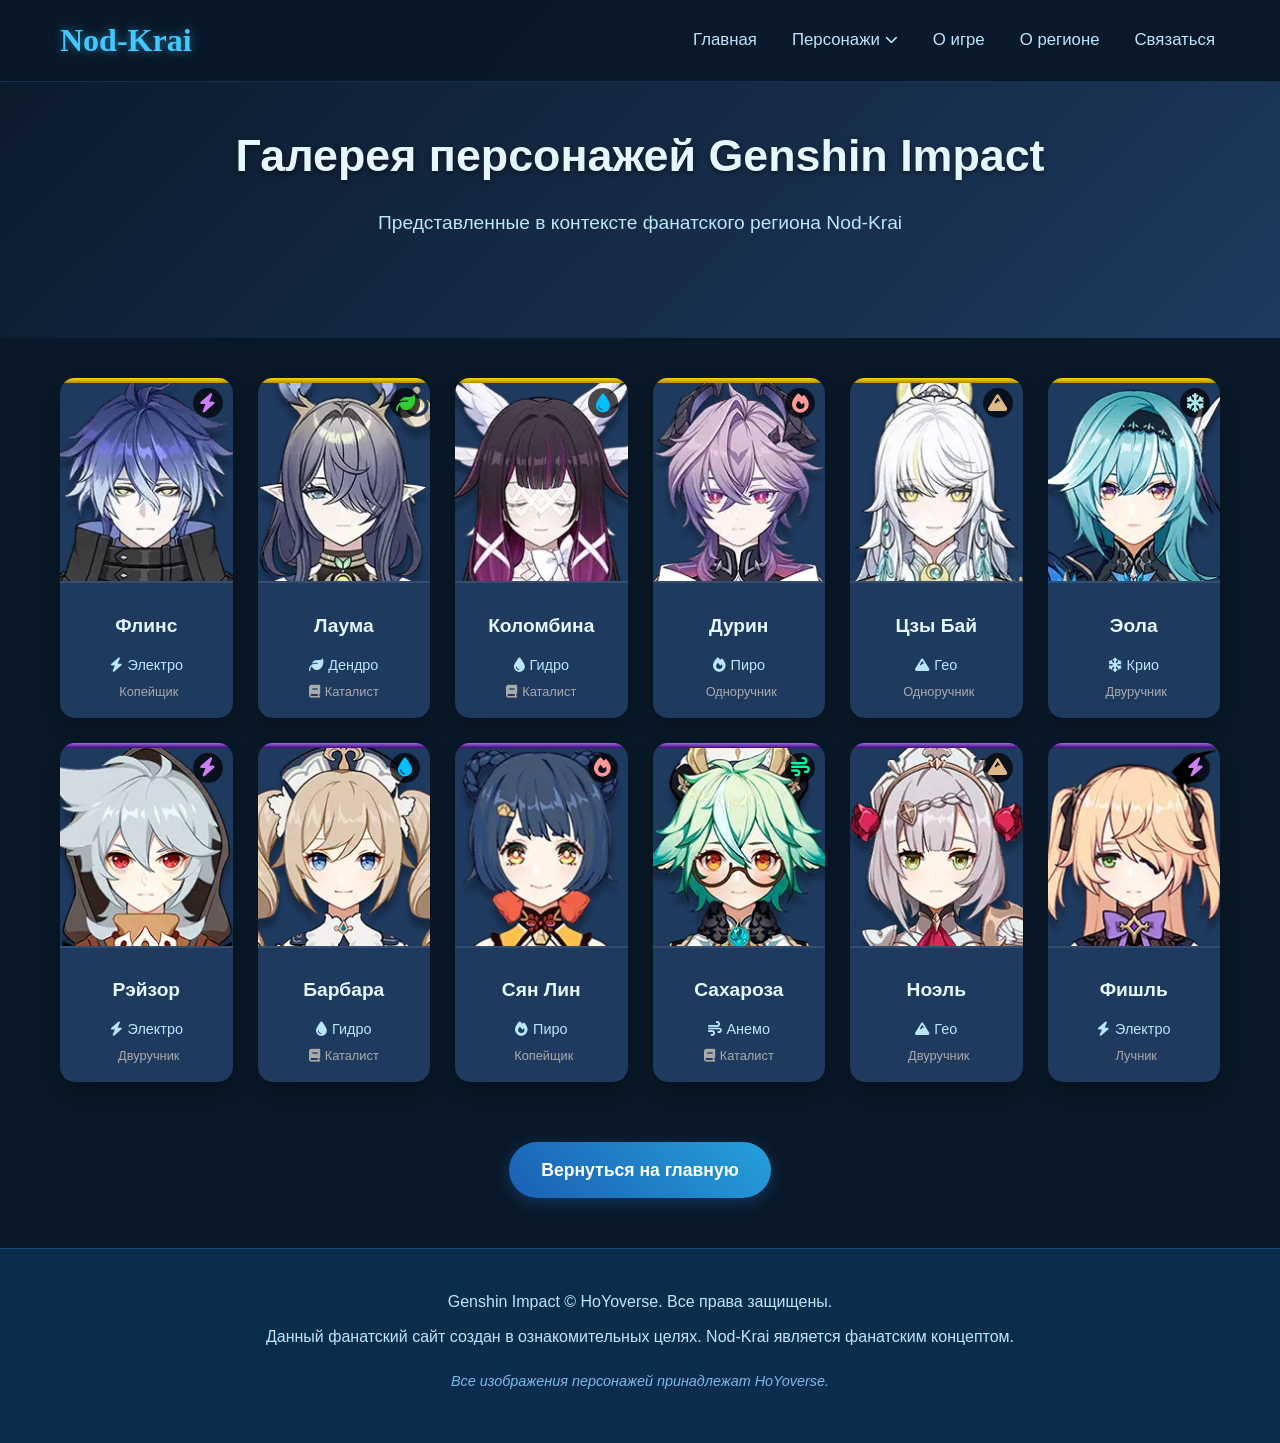
<file: catalog.html>
<!DOCTYPE html>
<html lang="ru">
  <head>
    <meta charset="UTF-8" />
    <meta name="viewport" content="width=device-width, initial-scale=1.0" />
    <title>Галерея персонажей | Nod-Krai</title>
    <link rel="stylesheet" href="style.css" />
    <link
      rel="stylesheet"
      href="https://cdnjs.cloudflare.com/ajax/libs/font-awesome/6.4.0/css/all.min.css"
    />
    <style>
      /* Дополнительные стили для страницы каталога */
      .catalog-header {
        padding-top: 120px;
        padding-bottom: 50px;
        background: linear-gradient(135deg, #0a1929 0%, #1e3a5f 100%);
        text-align: center;
      }
      .catalog-grid {
        display: grid;
        grid-template-columns: repeat(auto-fill, minmax(180px, 1fr));
        gap: 25px;
        padding: 40px 20px;
        max-width: 1200px;
        margin: 0 auto;
      }
      @media (min-width: 1200px) {
        .catalog-grid {
          grid-template-columns: repeat(6, 1fr);
        }
      }
      .catalog-card {
        background-color: #1e3a5f;
        border-radius: 15px;
        overflow: hidden;
        box-shadow: 0 10px 20px rgba(0, 0, 0, 0.3);
        transition: transform 0.3s, box-shadow 0.3s;
        text-align: center;
        position: relative;
      }
      .catalog-card:hover {
        transform: translateY(-10px);
        box-shadow: 0 15px 30px rgba(0, 0, 0, 0.4);
      }
      .star-5 {
        background: linear-gradient(to bottom, #ffd700, #b8860b);
      }
      .star-4 {
        background: linear-gradient(to bottom, #9370db, #4b0082);
      }
      .rarity {
        height: 5px;
        width: 100%;
      }
      .catalog-card img {
        width: 100%;
        height: 200px;
        object-fit: cover;
        border-bottom: 2px solid rgba(255, 255, 255, 0.1);
      }
      .catalog-info {
        padding: 15px 10px;
      }
      .catalog-info h3 {
        font-size: 1.2rem;
        margin-bottom: 8px;
        color: #e6f7ff;
        height: 40px;
        display: flex;
        align-items: center;
        justify-content: center;
      }
      .element-icon-small {
        font-size: 0.9rem;
        color: #bae7ff;
        display: flex;
        align-items: center;
        justify-content: center;
        gap: 5px;
      }
      .weapon-icon-small {
        font-size: 0.8rem;
        color: #aaa;
        margin-top: 5px;
        display: flex;
        align-items: center;
        justify-content: center;
        gap: 5px;
      }
      .back-link {
        display: block;
        text-align: center;
        margin: 30px auto 50px;
        font-size: 1.1rem;
        color: #40c9ff;
        text-decoration: none;
      }
      .back-link:hover {
        text-decoration: underline;
      }
      .character-link {
        display: block;
        text-decoration: none;
        color: inherit;
        height: 100%;
      }
      .element-badge {
        position: absolute;
        top: 10px;
        right: 10px;
        width: 30px;
        height: 30px;
        border-radius: 50%;
        display: flex;
        align-items: center;
        justify-content: center;
        background-color: rgba(0, 0, 0, 0.7);
        color: white;
        font-size: 1.2rem;
      }
    </style>
  </head>
  <body>
    <!-- Шапка -->
    <header class="main-header">
      <div class="container header-container">
        <a href="index.html" class="logo">Nod-Krai</a>
        <nav class="main-nav" id="mainNav">
          <ul>
            <li><a href="index.html#home">Главная</a></li>
            <li class="dropdown">
              <a href="index.html#characters-block"
                >Персонажи <i class="fas fa-chevron-down"></i
              ></a>
              <ul class="dropdown-menu">
                <li><a href="index.html#characters-block">Все персонажи</a></li>
                <li>
                  <a href="catalog.html" class="active">Галерея персонажей</a>
                </li>
              </ul>
            </li>
            <li><a href="index.html#about-game">О игре</a></li>
            <li><a href="index.html#about-region">О регионе</a></li>
            <li><a href="index.html#contact">Связаться</a></li>
          </ul>
        </nav>
        <button class="menu-toggle" id="menuToggle" aria-label="Меню">
          <i class="fas fa-bars"></i>
        </button>
      </div>
    </header>

    <main>
      <section class="catalog-header">
        <div class="container">
          <h1 class="section-title">Галерея персонажей Genshin Impact</h1>
          <p class="section-subtitle">
            Представленные в контексте фанатского региона Nod-Krai
          </p>
        </div>
      </section>

      <div class="catalog-grid">
        <!-- 5★ Персонажи -->
        <div class="catalog-card">
          <a href="character-flince.html" class="character-link">
            <div class="rarity star-5"></div>
            <div class="element-badge" style="color: #d07cf6">
              <i class="fas fa-bolt"></i>
            </div>
            <img src="flins_icon.webp" alt="Cyno" />
            <div class="catalog-info">
              <h3>Флинс</h3>
              <div class="element-icon-small">
                <i class="fas fa-bolt"></i> Электро
              </div>
              <div class="weapon-icon-small">
                <i class="fas fa-spear"></i> Копейщик
              </div>
            </div>
          </a>
        </div>

        <div class="catalog-card">
          <a href="character-lauma.html" class="character-link">
            <div class="rarity star-5"></div>
            <div class="element-badge" style="color: #32cd32">
              <i class="fas fa-leaf"></i>
            </div>
            <img src="lauma_icon.webp" alt="Lauma" />
            <div class="catalog-info">
              <h3>Лаума</h3>
              <div class="element-icon-small">
                <i class="fas fa-leaf"></i> Дендро
              </div>
              <div class="weapon-icon-small">
                <i class="fas fa-book"></i> Каталист
              </div>
            </div>
          </a>
        </div>

        <div class="catalog-card">
          <a href="character-kokomi.html" class="character-link">
            <div class="rarity star-5"></div>
            <div class="element-badge" style="color: #00bfff">
              <i class="fas fa-tint"></i>
            </div>
            <img src="columbina.webp" alt="Columbina" />
            <div class="catalog-info">
              <h3>Коломбина</h3>
              <div class="element-icon-small">
                <i class="fas fa-tint"></i> Гидро
              </div>
              <div class="weapon-icon-small">
                <i class="fas fa-book"></i> Каталист
              </div>
            </div>
          </a>
        </div>

        <div class="catalog-card">
          <a href="character-diluc.html" class="character-link">
            <div class="rarity star-5"></div>
            <div class="element-badge" style="color: #ff9999">
              <i class="fas fa-fire"></i>
            </div>
            <img src="Durin.webp" alt="Durin" />
            <div class="catalog-info">
              <h3>Дурин</h3>
              <div class="element-icon-small">
                <i class="fas fa-fire"></i> Пиро
              </div>
              <div class="weapon-icon-small">
                <i class="fas fa-sword"></i> Одноручник
              </div>
            </div>
          </a>
        </div>

        <div class="catalog-card">
          <a href="character-zhongli.html" class="character-link">
            <div class="rarity star-5"></div>
            <div class="element-badge" style="color: #deb887">
              <i class="fas fa-mountain"></i>
            </div>
            <img src="zibai.webp" alt="Zibai" />
            <div class="catalog-info">
              <h3>Цзы Бай</h3>
              <div class="element-icon-small">
                <i class="fas fa-mountain"></i> Гео
              </div>
              <div class="weapon-icon-small">
                <i class="fas fa-sword"></i> Одноручник
              </div>
            </div>
          </a>
        </div>

        <div class="catalog-card">
          <a href="character-eula.html" class="character-link">
            <div class="rarity star-5"></div>
            <div class="element-badge" style="color: #afeeee">
              <i class="fas fa-snowflake"></i>
            </div>
            <img src="eula.webp" alt="Eula" />
            <div class="catalog-info">
              <h3>Эола</h3>
              <div class="element-icon-small">
                <i class="fas fa-snowflake"></i> Крио
              </div>
              <div class="weapon-icon-small">
                <i class="fas fa-sword"></i> Двуручник
              </div>
            </div>
          </a>
        </div>

        <!-- 4★ Персонажи -->
        <div class="catalog-card">
          <a href="character-razor.html" class="character-link">
            <div class="rarity star-4"></div>
            <div class="element-badge" style="color: #d07cf6">
              <i class="fas fa-bolt"></i>
            </div>
            <img src="razor.webp" alt="Razor" />
            <div class="catalog-info">
              <h3>Рэйзор</h3>
              <div class="element-icon-small">
                <i class="fas fa-bolt"></i> Электро
              </div>
              <div class="weapon-icon-small">
                <i class="fas fa-sword"></i> Двуручник
              </div>
            </div>
          </a>
        </div>

        <div class="catalog-card">
          <a href="character-barbara.html" class="character-link">
            <div class="rarity star-4"></div>
            <div class="element-badge" style="color: #00bfff">
              <i class="fas fa-tint"></i>
            </div>
            <img src="barbara.webp" alt="Barbara" />
            <div class="catalog-info">
              <h3>Барбара</h3>
              <div class="element-icon-small">
                <i class="fas fa-tint"></i> Гидро
              </div>
              <div class="weapon-icon-small">
                <i class="fas fa-book"></i> Каталист
              </div>
            </div>
          </a>
        </div>

        <div class="catalog-card">
          <a href="character-xiangling.html" class="character-link">
            <div class="rarity star-4"></div>
            <div class="element-badge" style="color: #ff9999">
              <i class="fas fa-fire"></i>
            </div>
            <img src="xiangling.webp" alt="Xiangling" />
            <div class="catalog-info">
              <h3>Сян Лин</h3>
              <div class="element-icon-small">
                <i class="fas fa-fire"></i> Пиро
              </div>
              <div class="weapon-icon-small">
                <i class="fas fa-spear"></i> Копейщик
              </div>
            </div>
          </a>
        </div>

        <div class="catalog-card">
          <a href="character-sucrose.html" class="character-link">
            <div class="rarity star-4"></div>
            <div class="element-badge" style="color: #00ff9d">
              <i class="fas fa-wind"></i>
            </div>
            <img src="sucrose.webp" alt="Sucrose" />
            <div class="catalog-info">
              <h3>Сахароза</h3>
              <div class="element-icon-small">
                <i class="fas fa-wind"></i> Анемо
              </div>
              <div class="weapon-icon-small">
                <i class="fas fa-book"></i> Каталист
              </div>
            </div>
          </a>
        </div>

        <div class="catalog-card">
          <a href="character-noelle.html" class="character-link">
            <div class="rarity star-4"></div>
            <div class="element-badge" style="color: #deb887">
              <i class="fas fa-mountain"></i>
            </div>
            <img src="noelle.webp" alt="Noelle" />
            <div class="catalog-info">
              <h3>Ноэль</h3>
              <div class="element-icon-small">
                <i class="fas fa-mountain"></i> Гео
              </div>
              <div class="weapon-icon-small">
                <i class="fas fa-sword"></i> Двуручник
              </div>
            </div>
          </a>
        </div>

        <div class="catalog-card">
          <a href="character-fischl.html" class="character-link">
            <div class="rarity star-4"></div>
            <div class="element-badge" style="color: #d07cf6">
              <i class="fas fa-bolt"></i>
            </div>
            <img src="fischl.webp" alt="Fischl" />
            <div class="catalog-info">
              <h3>Фишль</h3>
              <div class="element-icon-small">
                <i class="fas fa-bolt"></i> Электро
              </div>
              <div class="weapon-icon-small">
                <i class="fas fa-bow"></i> Лучник
              </div>
            </div>
          </a>
        </div>
      </div>

      <div class="text-center" style="padding: 20px 0 50px">
        <a href="index.html#characters-block" class="btn"
          >Вернуться на главную</a
        >
      </div>
    </main>

    <!-- Подвал -->
    <footer class="main-footer">
      <div class="container">
        <p>Genshin Impact &copy; HoYoverse. Все права защищены.</p>
        <p>
          Данный фанатский сайт создан в ознакомительных целях. Nod-Krai
          является фанатским концептом.
        </p>
        <p class="disclaimer">
          Все изображения персонажей принадлежат HoYoverse.
        </p>
      </div>
    </footer>

    <script src="script.js"></script>
  </body>
</html>
</file>
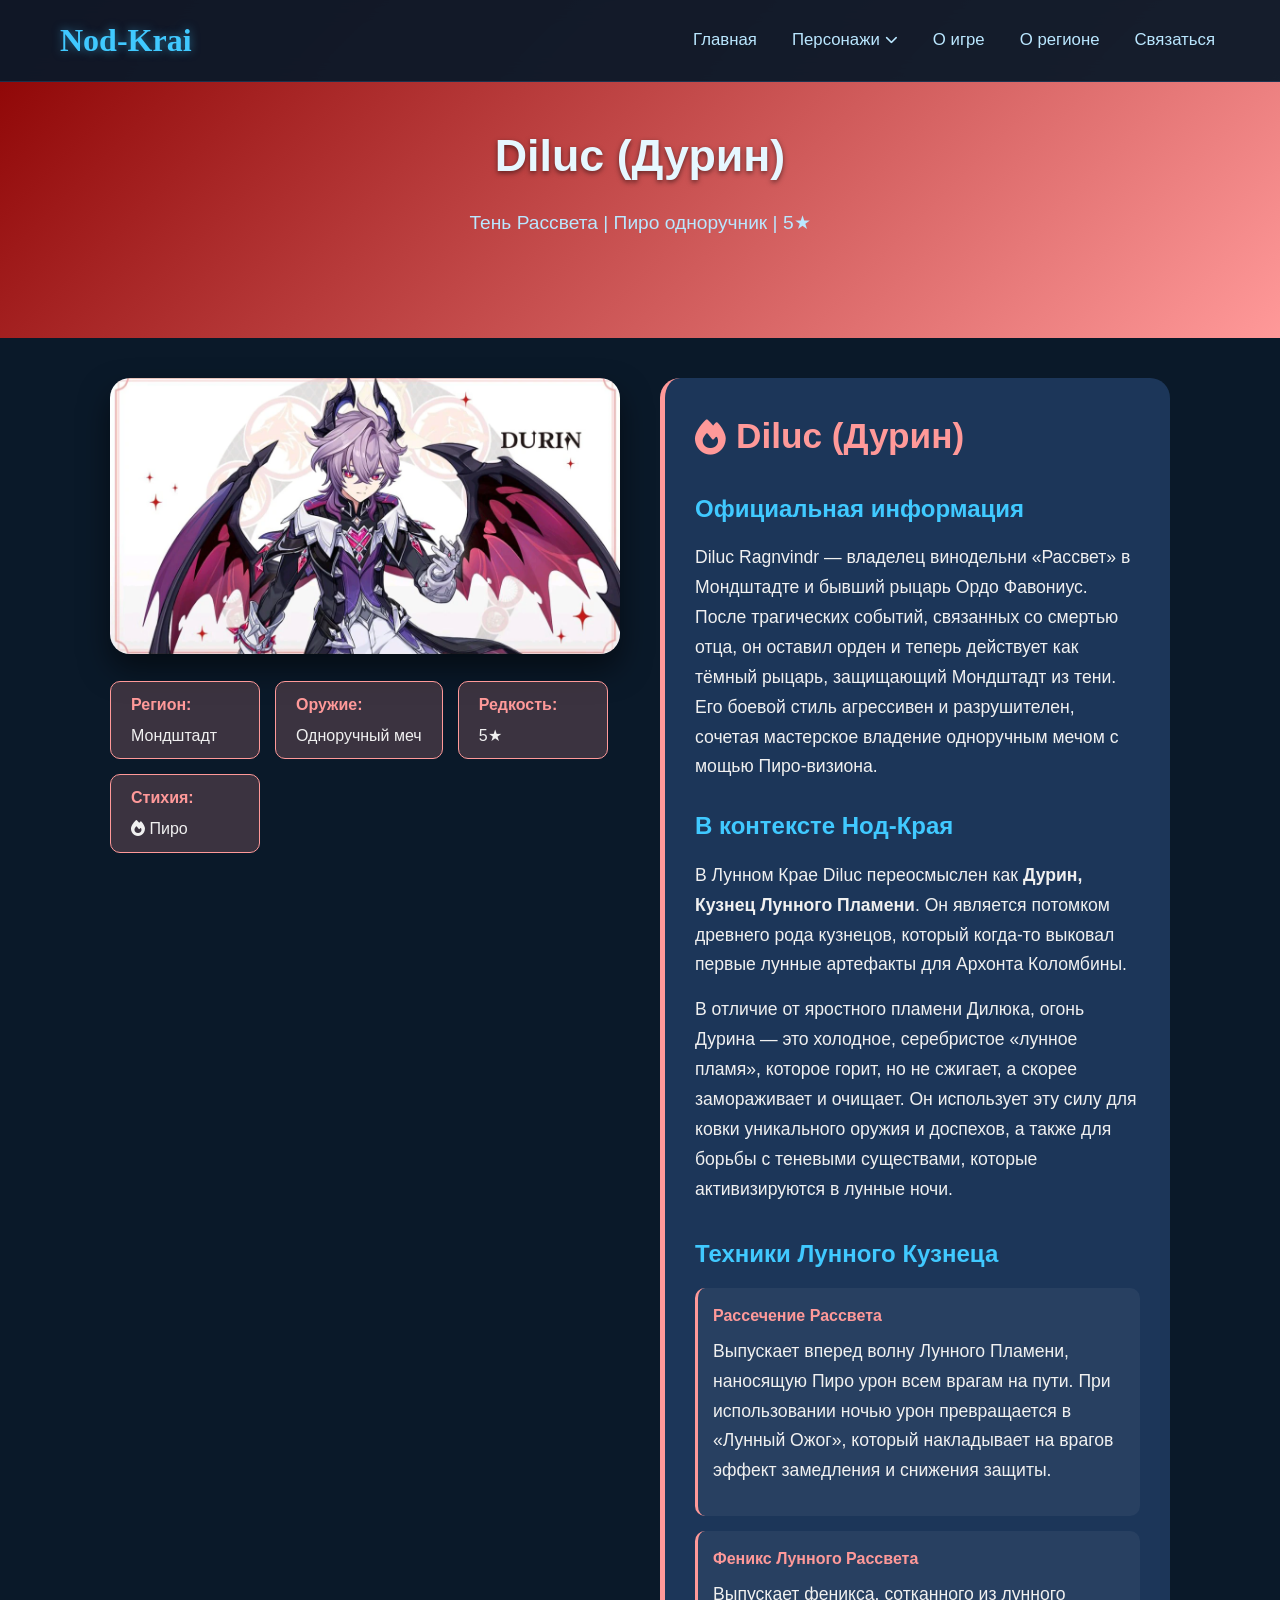
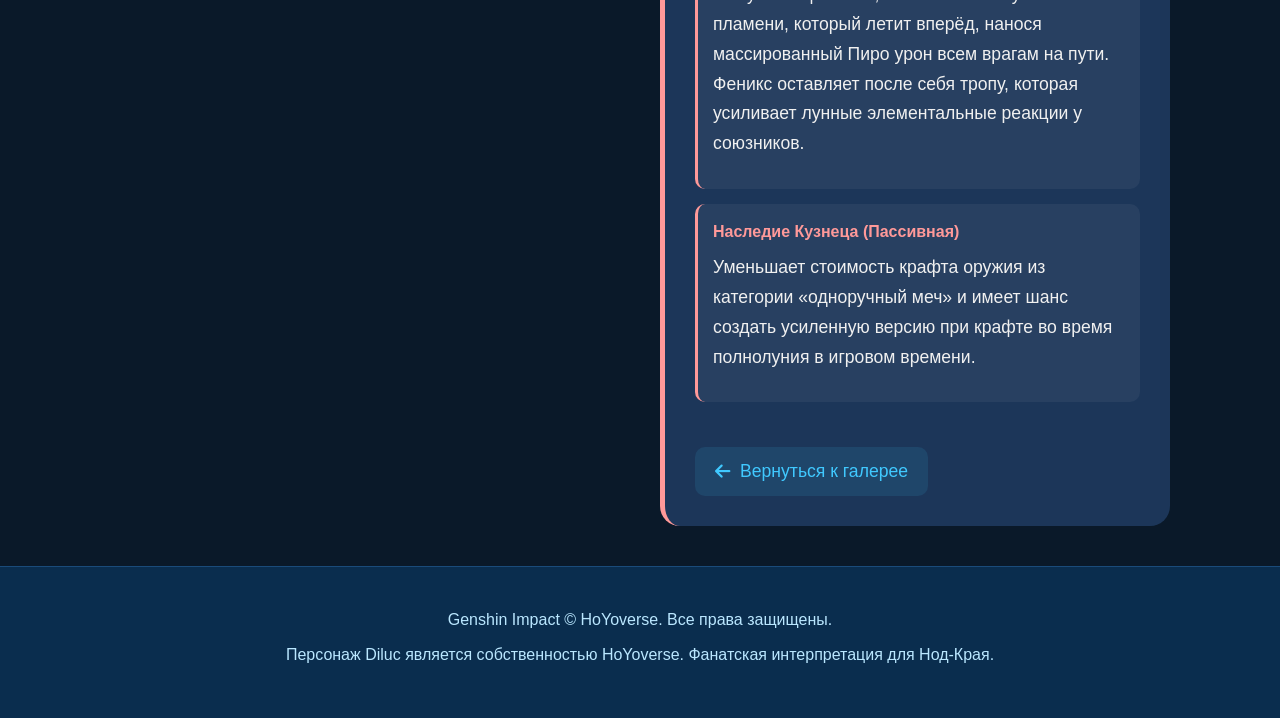
<file: character-diluc.html>
<!DOCTYPE html>
<html lang="ru">
  <head>
    <meta charset="UTF-8" />
    <meta name="viewport" content="width=device-width, initial-scale=1.0" />
    <title>Diluc (Дурин) | Nod-Krai</title>
    <link rel="stylesheet" href="style.css" />
    <link
      rel="stylesheet"
      href="https://cdnjs.cloudflare.com/ajax/libs/font-awesome/6.4.0/css/all.min.css"
    />
    <style>
      .character-detail-header {
        padding-top: 120px;
        padding-bottom: 50px;
        text-align: center;
        background: linear-gradient(135deg, #8b0000 0%, #ff9999 100%);
        color: white;
      }
      .character-container {
        max-width: 1100px;
        margin: 40px auto;
        padding: 0 20px;
        display: grid;
        grid-template-columns: 1fr 1fr;
        gap: 40px;
        align-items: start;
      }
      .character-image img {
        width: 100%;
        border-radius: 20px;
        box-shadow: 0 15px 30px rgba(0, 0, 0, 0.5);
      }
      .character-lore {
        background-color: rgba(30, 58, 95, 0.9);
        padding: 30px;
        border-radius: 20px;
        border-left: 5px solid #ff9999;
      }
      .character-lore h2 {
        color: #ff9999;
        margin-bottom: 20px;
        font-size: 2.2rem;
        display: flex;
        align-items: center;
        gap: 10px;
      }
      .character-lore h3 {
        color: #40c9ff;
        margin: 25px 0 15px;
        font-size: 1.5rem;
      }
      .character-lore p {
        margin-bottom: 15px;
        font-size: 1.1rem;
        line-height: 1.7;
      }
      .character-stats {
        display: flex;
        gap: 15px;
        margin-top: 20px;
        flex-wrap: wrap;
      }
      .stat {
        background-color: rgba(255, 153, 153, 0.2);
        padding: 10px 20px;
        border-radius: 10px;
        border: 1px solid #ff9999;
        min-width: 150px;
      }
      .stat strong {
        color: #ff9999;
        display: block;
        margin-bottom: 5px;
      }
      .back-link {
        display: inline-flex;
        align-items: center;
        gap: 10px;
        margin-top: 30px;
        color: #40c9ff;
        text-decoration: none;
        font-size: 1.1rem;
        padding: 10px 20px;
        background-color: rgba(64, 201, 255, 0.1);
        border-radius: 10px;
        transition: all 0.3s;
      }
      .back-link:hover {
        background-color: rgba(64, 201, 255, 0.2);
        transform: translateX(-5px);
      }
      .abilities {
        margin-top: 30px;
      }
      .ability {
        background-color: rgba(255, 255, 255, 0.05);
        padding: 15px;
        border-radius: 10px;
        margin-bottom: 15px;
        border-left: 3px solid #ff9999;
      }
      .ability h4 {
        color: #ff9999;
        margin-bottom: 8px;
      }
      @media (max-width: 768px) {
        .character-container {
          grid-template-columns: 1fr;
        }
      }
    </style>
  </head>
  <body>
    <header class="main-header">
      <div class="container header-container">
        <a href="index.html" class="logo">Nod-Krai</a>
        <nav class="main-nav" id="mainNav">
          <ul>
            <li><a href="index.html#home">Главная</a></li>
            <li class="dropdown">
              <a href="index.html#characters-block"
                >Персонажи <i class="fas fa-chevron-down"></i
              ></a>
              <ul class="dropdown-menu">
                <li><a href="index.html#characters-block">Все персонажи</a></li>
                <li><a href="catalog.html">Галерея персонажей</a></li>
              </ul>
            </li>
            <li><a href="index.html#about-game">О игре</a></li>
            <li><a href="index.html#about-region">О регионе</a></li>
            <li><a href="index.html#contact">Связаться</a></li>
          </ul>
        </nav>
        <button class="menu-toggle" id="menuToggle" aria-label="Меню">
          <i class="fas fa-bars"></i>
        </button>
      </div>
    </header>

    <main>
      <section class="character-detail-header">
        <div class="container">
          <h1 class="section-title">Diluc (Дурин)</h1>
          <p class="section-subtitle">Тень Рассвета | Пиро одноручник | 5★</p>
        </div>
      </section>

      <div class="character-container">
        <div class="character-image">
          <img src="дурин.webp" alt="Дурин" />
          <div class="character-stats">
            <div class="stat">
              <strong>Регион:</strong>
              <span>Мондштадт</span>
            </div>
            <div class="stat">
              <strong>Оружие:</strong>
              <span>Одноручный меч</span>
            </div>
            <div class="stat">
              <strong>Редкость:</strong>
              <span>5★</span>
            </div>
            <div class="stat">
              <strong>Стихия:</strong>
              <span><i class="fas fa-fire"></i> Пиро</span>
            </div>
          </div>
        </div>

        <div class="character-lore">
          <h2><i class="fas fa-fire"></i> Diluc (Дурин)</h2>

          <h3>Официальная информация</h3>
          <p>
            Diluc Ragnvindr — владелец винодельни «Рассвет» в Мондштадте и
            бывший рыцарь Ордо Фавониус. После трагических событий, связанных со
            смертью отца, он оставил орден и теперь действует как тёмный рыцарь,
            защищающий Мондштадт из тени. Его боевой стиль агрессивен и
            разрушителен, сочетая мастерское владение одноручным мечом с мощью
            Пиро-визиона.
          </p>

          <h3>В контексте Нод-Края</h3>
          <p>
            В Лунном Крае Diluc переосмыслен как
            <strong>Дурин, Кузнец Лунного Пламени</strong>. Он является потомком
            древнего рода кузнецов, который когда-то выковал первые лунные
            артефакты для Архонта Коломбины.
          </p>

          <p>
            В отличие от яростного пламени Дилюка, огонь Дурина — это холодное,
            серебристое «лунное пламя», которое горит, но не сжигает, а скорее
            замораживает и очищает. Он использует эту силу для ковки уникального
            оружия и доспехов, а также для борьбы с теневыми существами, которые
            активизируются в лунные ночи.
          </p>

          <div class="abilities">
            <h3>Техники Лунного Кузнеца</h3>

            <div class="ability">
              <h4>Рассечение Рассвета</h4>
              <p>
                Выпускает вперед волну Лунного Пламени, наносящую Пиро урон всем
                врагам на пути. При использовании ночью урон превращается в
                «Лунный Ожог», который накладывает на врагов эффект замедления и
                снижения защиты.
              </p>
            </div>

            <div class="ability">
              <h4>Феникс Лунного Рассвета</h4>
              <p>
                Выпускает феникса, сотканного из лунного пламени, который летит
                вперёд, нанося массированный Пиро урон всем врагам на пути.
                Феникс оставляет после себя тропу, которая усиливает лунные
                элементальные реакции у союзников.
              </p>
            </div>

            <div class="ability">
              <h4>Наследие Кузнеца (Пассивная)</h4>
              <p>
                Уменьшает стоимость крафта оружия из категории «одноручный меч»
                и имеет шанс создать усиленную версию при крафте во время
                полнолуния в игровом времени.
              </p>
            </div>
          </div>

          <a href="catalog.html" class="back-link">
            <i class="fas fa-arrow-left"></i> Вернуться к галерее
          </a>
        </div>
      </div>
    </main>

    <footer class="main-footer">
      <div class="container">
        <p>Genshin Impact &copy; HoYoverse. Все права защищены.</p>
        <p>
          Персонаж Diluc является собственностью HoYoverse. Фанатская
          интерпретация для Нод-Края.
        </p>
      </div>
    </footer>

    <script src="script.js"></script>
  </body>
</html>
</file>
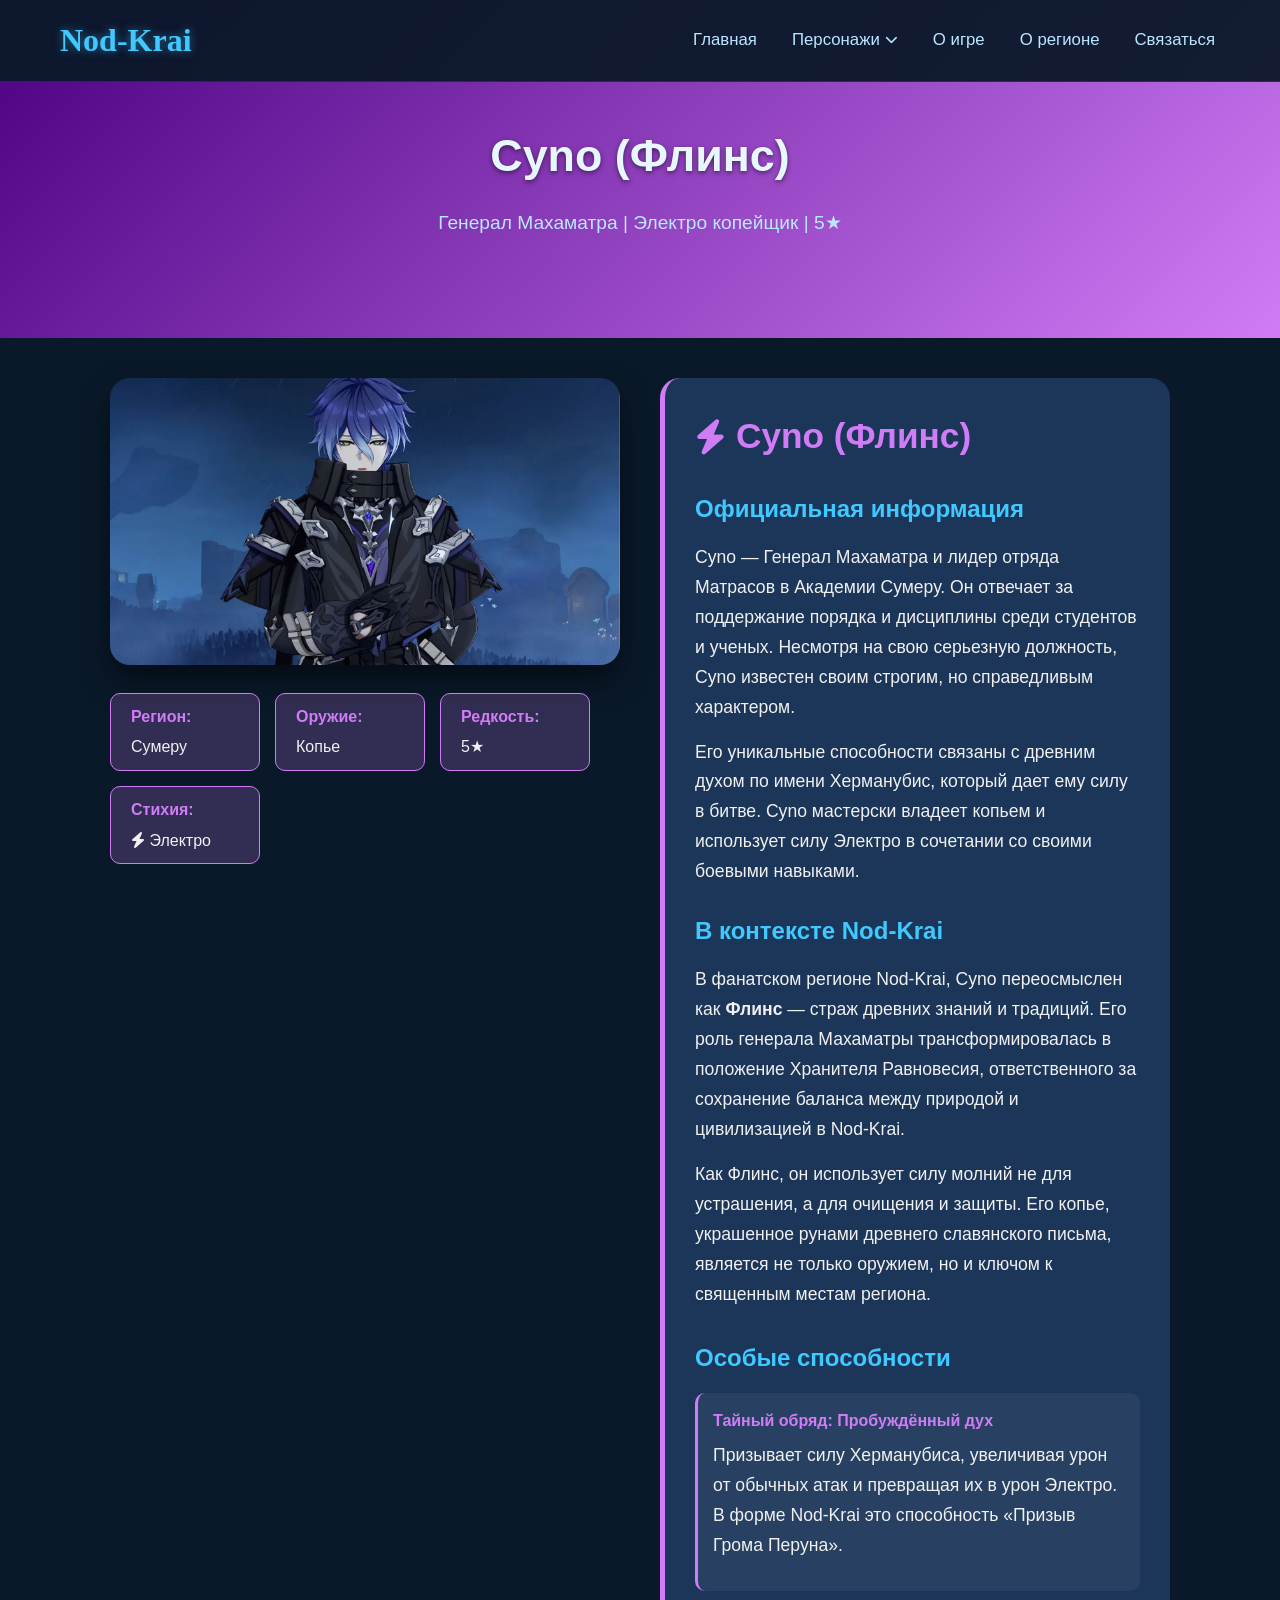
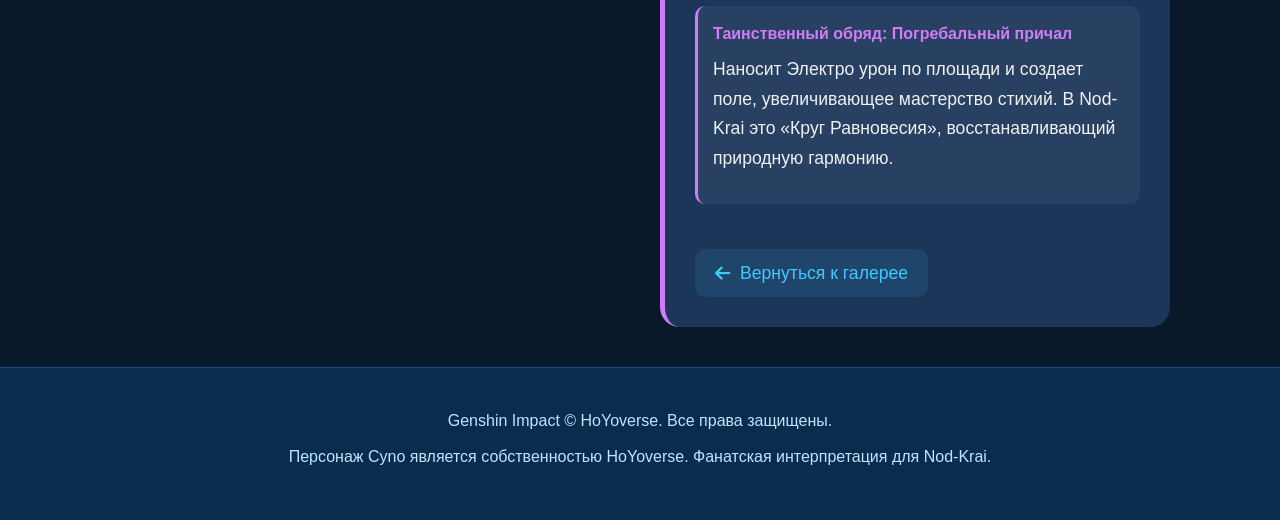
<file: character-flince.html>
<!DOCTYPE html>
<html lang="ru">
  <head>
    <meta charset="UTF-8" />
    <meta name="viewport" content="width=device-width, initial-scale=1.0" />
    <title>Cyno (Флинс) | Nod-Krai</title>
    <link rel="stylesheet" href="style.css" />
    <link
      rel="stylesheet"
      href="https://cdnjs.cloudflare.com/ajax/libs/font-awesome/6.4.0/css/all.min.css"
    />
    <style>
      /* Стили для страницы персонажа */
      .character-detail-header {
        padding-top: 120px;
        padding-bottom: 50px;
        text-align: center;
        background: linear-gradient(135deg, #4a0080 0%, #d07cf6 100%);
        color: white;
      }
      .character-container {
        max-width: 1100px;
        margin: 40px auto;
        padding: 0 20px;
        display: grid;
        grid-template-columns: 1fr 1fr;
        gap: 40px;
        align-items: start;
      }
      .character-image img {
        width: 100%;
        border-radius: 20px;
        box-shadow: 0 15px 30px rgba(0, 0, 0, 0.5);
      }
      .character-lore {
        background-color: rgba(30, 58, 95, 0.9);
        padding: 30px;
        border-radius: 20px;
        border-left: 5px solid #d07cf6;
      }
      .character-lore h2 {
        color: #d07cf6;
        margin-bottom: 20px;
        font-size: 2.2rem;
        display: flex;
        align-items: center;
        gap: 10px;
      }
      .character-lore h3 {
        color: #40c9ff;
        margin: 25px 0 15px;
        font-size: 1.5rem;
      }
      .character-lore p {
        margin-bottom: 15px;
        font-size: 1.1rem;
        line-height: 1.7;
      }
      .character-stats {
        display: flex;
        gap: 15px;
        margin-top: 20px;
        flex-wrap: wrap;
      }
      .stat {
        background-color: rgba(208, 124, 246, 0.2);
        padding: 10px 20px;
        border-radius: 10px;
        border: 1px solid #d07cf6;
        min-width: 150px;
      }
      .stat strong {
        color: #d07cf6;
        display: block;
        margin-bottom: 5px;
      }
      .back-link {
        display: inline-flex;
        align-items: center;
        gap: 10px;
        margin-top: 30px;
        color: #40c9ff;
        text-decoration: none;
        font-size: 1.1rem;
        padding: 10px 20px;
        background-color: rgba(64, 201, 255, 0.1);
        border-radius: 10px;
        transition: all 0.3s;
      }
      .back-link:hover {
        background-color: rgba(64, 201, 255, 0.2);
        transform: translateX(-5px);
      }
      .abilities {
        margin-top: 30px;
      }
      .ability {
        background-color: rgba(255, 255, 255, 0.05);
        padding: 15px;
        border-radius: 10px;
        margin-bottom: 15px;
        border-left: 3px solid #d07cf6;
      }
      .ability h4 {
        color: #d07cf6;
        margin-bottom: 8px;
      }
      @media (max-width: 768px) {
        .character-container {
          grid-template-columns: 1fr;
        }
      }
    </style>
  </head>
  <body>
    <header class="main-header">
      <div class="container header-container">
        <a href="index.html" class="logo">Nod-Krai</a>
        <nav class="main-nav" id="mainNav">
          <ul>
            <li><a href="index.html#home">Главная</a></li>
            <li class="dropdown">
              <a href="index.html#characters-block"
                >Персонажи <i class="fas fa-chevron-down"></i
              ></a>
              <ul class="dropdown-menu">
                <li><a href="index.html#characters-block">Все персонажи</a></li>
                <li><a href="catalog.html">Галерея персонажей</a></li>
              </ul>
            </li>
            <li><a href="index.html#about-game">О игре</a></li>
            <li><a href="index.html#about-region">О регионе</a></li>
            <li><a href="index.html#contact">Связаться</a></li>
          </ul>
        </nav>
        <button class="menu-toggle" id="menuToggle" aria-label="Меню">
          <i class="fas fa-bars"></i>
        </button>
      </div>
    </header>

    <main>
      <section class="character-detail-header">
        <div class="container">
          <h1 class="section-title">Cyno (Флинс)</h1>
          <p class="section-subtitle">
            Генерал Махаматра | Электро копейщик | 5★
          </p>
        </div>
      </section>

      <div class="character-container">
        <div class="character-image">
          <img src="флинс.webp" alt="Cyno" />
          <div class="character-stats">
            <div class="stat">
              <strong>Регион:</strong>
              <span>Сумеру</span>
            </div>
            <div class="stat">
              <strong>Оружие:</strong>
              <span>Копье</span>
            </div>
            <div class="stat">
              <strong>Редкость:</strong>
              <span>5★</span>
            </div>
            <div class="stat">
              <strong>Стихия:</strong>
              <span><i class="fas fa-bolt"></i> Электро</span>
            </div>
          </div>
        </div>

        <div class="character-lore">
          <h2><i class="fas fa-bolt"></i> Cyno (Флинс)</h2>

          <h3>Официальная информация</h3>
          <p>
            Cyno — Генерал Махаматра и лидер отряда Матрасов в Академии Сумеру.
            Он отвечает за поддержание порядка и дисциплины среди студентов и
            ученых. Несмотря на свою серьезную должность, Cyno известен своим
            строгим, но справедливым характером.
          </p>

          <p>
            Его уникальные способности связаны с древним духом по имени
            Херманубис, который дает ему силу в битве. Cyno мастерски владеет
            копьем и использует силу Электро в сочетании со своими боевыми
            навыками.
          </p>

          <h3>В контексте Nod-Krai</h3>
          <p>
            В фанатском регионе Nod-Krai, Cyno переосмыслен как
            <strong>Флинс</strong> — страж древних знаний и традиций. Его роль
            генерала Махаматры трансформировалась в положение Хранителя
            Равновесия, ответственного за сохранение баланса между природой и
            цивилизацией в Nod-Krai.
          </p>

          <p>
            Как Флинс, он использует силу молний не для устрашения, а для
            очищения и защиты. Его копье, украшенное рунами древнего славянского
            письма, является не только оружием, но и ключом к священным местам
            региона.
          </p>

          <div class="abilities">
            <h3>Особые способности</h3>

            <div class="ability">
              <h4>Тайный обряд: Пробуждённый дух</h4>
              <p>
                Призывает силу Херманубиса, увеличивая урон от обычных атак и
                превращая их в урон Электро. В форме Nod-Krai это способность
                «Призыв Грома Перуна».
              </p>
            </div>

            <div class="ability">
              <h4>Таинственный обряд: Погребальный причал</h4>
              <p>
                Наносит Электро урон по площади и создает поле, увеличивающее
                мастерство стихий. В Nod-Krai это «Круг Равновесия»,
                восстанавливающий природную гармонию.
              </p>
            </div>
          </div>

          <a href="catalog.html" class="back-link">
            <i class="fas fa-arrow-left"></i> Вернуться к галерее
          </a>
        </div>
      </div>
    </main>

    <footer class="main-footer">
      <div class="container">
        <p>Genshin Impact &copy; HoYoverse. Все права защищены.</p>
        <p>
          Персонаж Cyno является собственностью HoYoverse. Фанатская
          интерпретация для Nod-Krai.
        </p>
      </div>
    </footer>

    <script src="script.js"></script>
  </body>
</html>
</file>
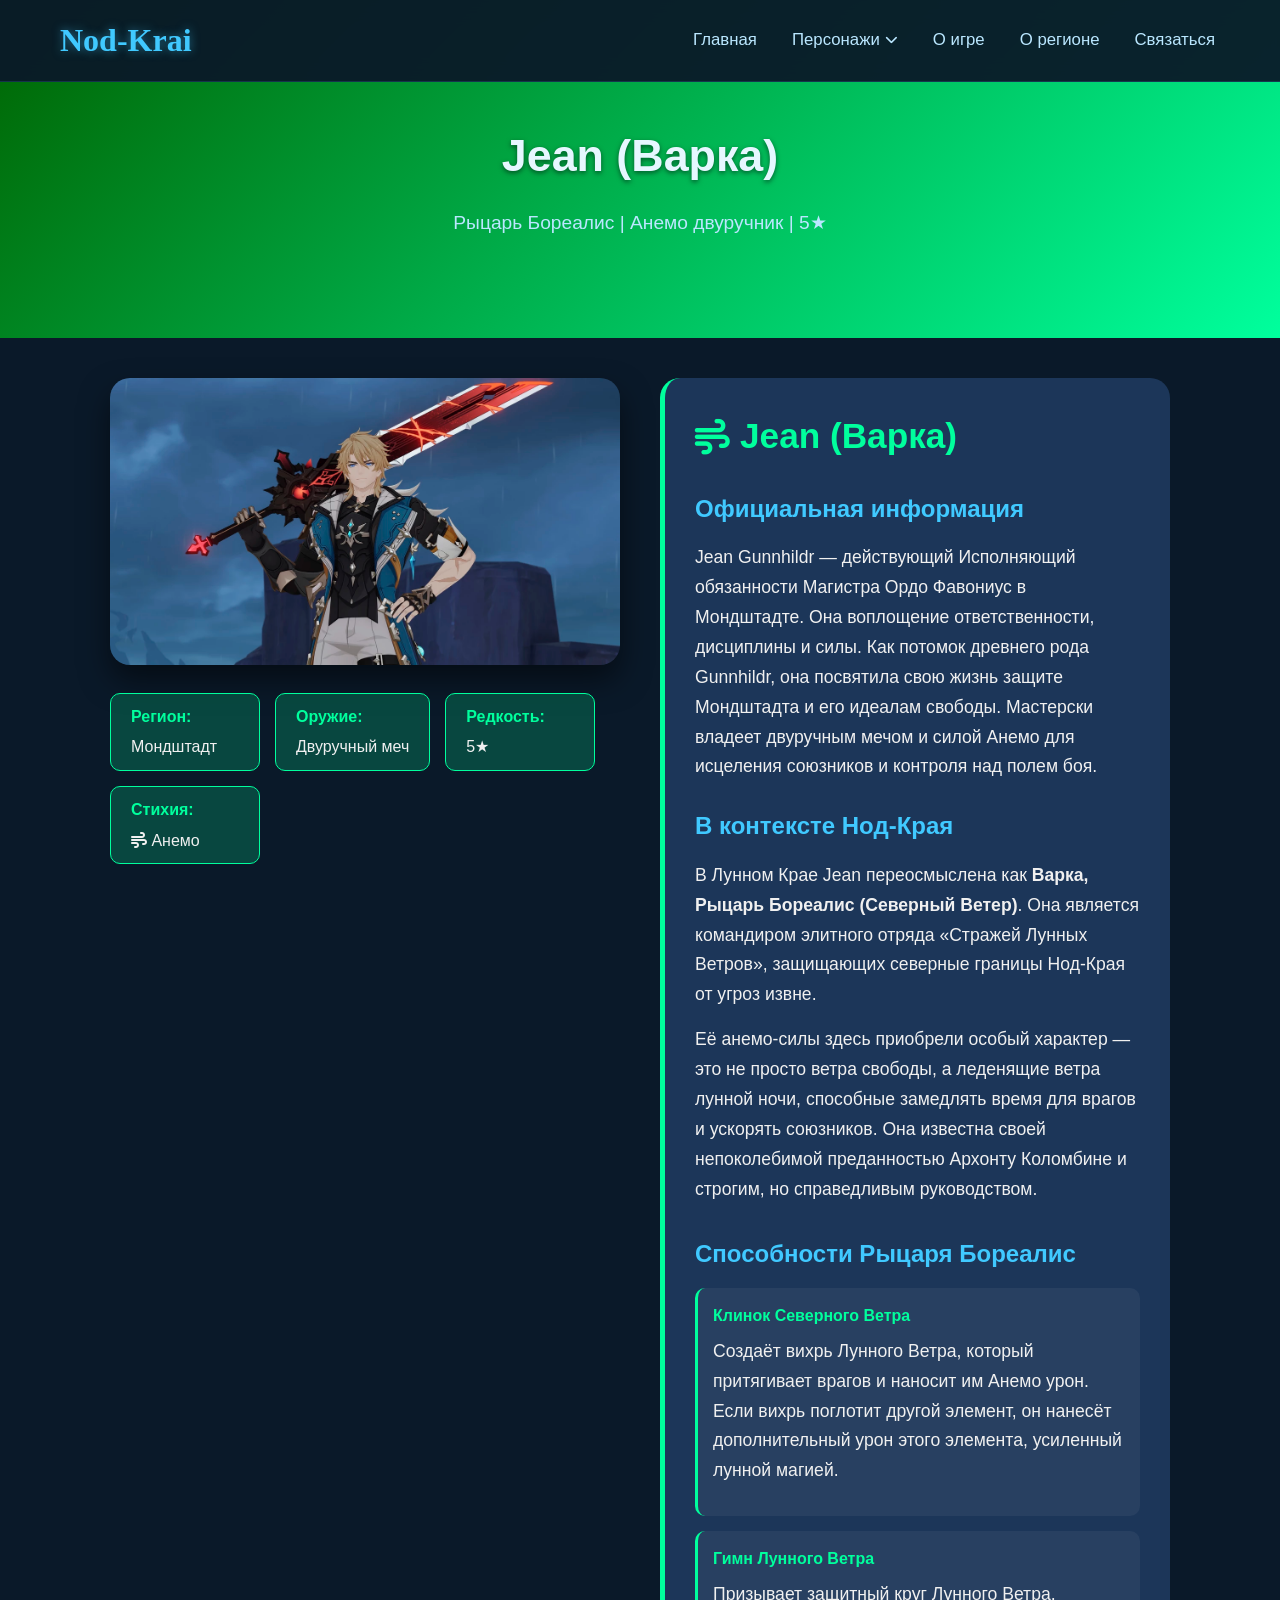
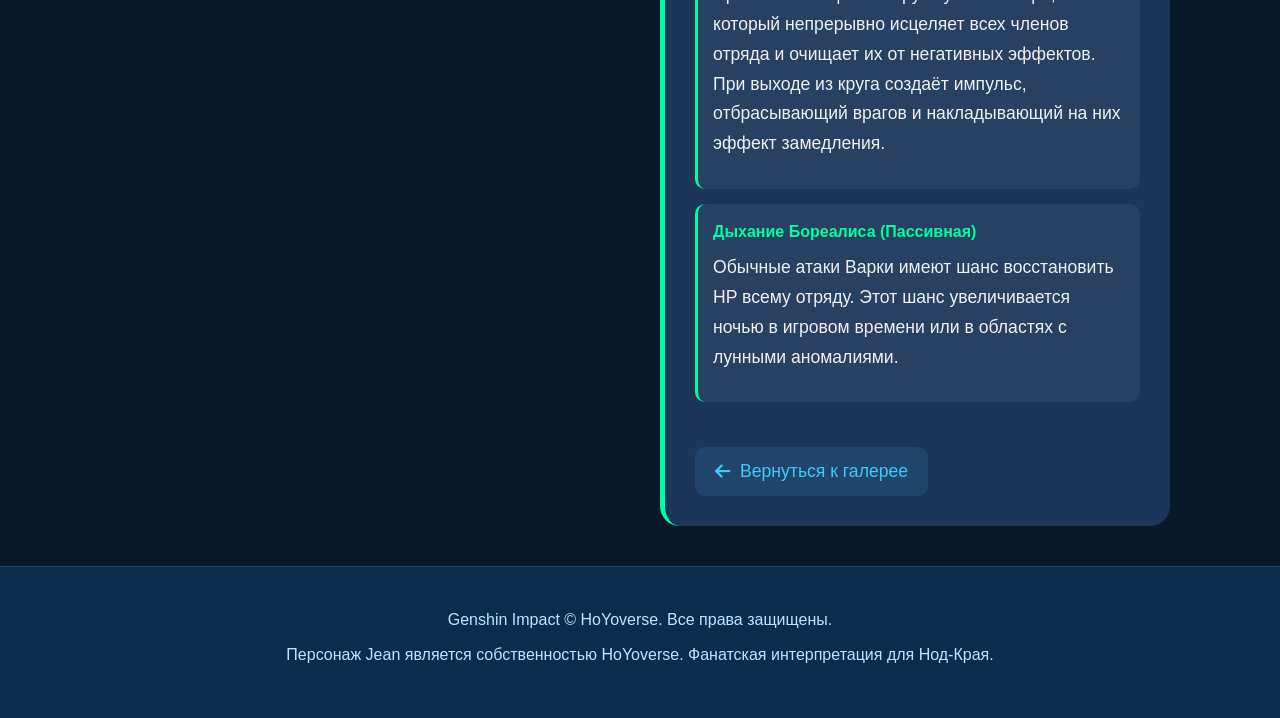
<file: character-jean.html>
<!DOCTYPE html>
<html lang="ru">
  <head>
    <meta charset="UTF-8" />
    <meta name="viewport" content="width=device-width, initial-scale=1.0" />
    <title>Jean (Варка) | Nod-Krai</title>
    <link rel="stylesheet" href="style.css" />
    <link
      rel="stylesheet"
      href="https://cdnjs.cloudflare.com/ajax/libs/font-awesome/6.4.0/css/all.min.css"
    />
    <style>
      .character-detail-header {
        padding-top: 120px;
        padding-bottom: 50px;
        text-align: center;
        background: linear-gradient(135deg, #006400 0%, #00ff9d 100%);
        color: white;
      }
      .character-container {
        max-width: 1100px;
        margin: 40px auto;
        padding: 0 20px;
        display: grid;
        grid-template-columns: 1fr 1fr;
        gap: 40px;
        align-items: start;
      }
      .character-image img {
        width: 100%;
        border-radius: 20px;
        box-shadow: 0 15px 30px rgba(0, 0, 0, 0.5);
      }
      .character-lore {
        background-color: rgba(30, 58, 95, 0.9);
        padding: 30px;
        border-radius: 20px;
        border-left: 5px solid #00ff9d;
      }
      .character-lore h2 {
        color: #00ff9d;
        margin-bottom: 20px;
        font-size: 2.2rem;
        display: flex;
        align-items: center;
        gap: 10px;
      }
      .character-lore h3 {
        color: #40c9ff;
        margin: 25px 0 15px;
        font-size: 1.5rem;
      }
      .character-lore p {
        margin-bottom: 15px;
        font-size: 1.1rem;
        line-height: 1.7;
      }
      .character-stats {
        display: flex;
        gap: 15px;
        margin-top: 20px;
        flex-wrap: wrap;
      }
      .stat {
        background-color: rgba(0, 255, 157, 0.2);
        padding: 10px 20px;
        border-radius: 10px;
        border: 1px solid #00ff9d;
        min-width: 150px;
      }
      .stat strong {
        color: #00ff9d;
        display: block;
        margin-bottom: 5px;
      }
      .back-link {
        display: inline-flex;
        align-items: center;
        gap: 10px;
        margin-top: 30px;
        color: #40c9ff;
        text-decoration: none;
        font-size: 1.1rem;
        padding: 10px 20px;
        background-color: rgba(64, 201, 255, 0.1);
        border-radius: 10px;
        transition: all 0.3s;
      }
      .back-link:hover {
        background-color: rgba(64, 201, 255, 0.2);
        transform: translateX(-5px);
      }
      .abilities {
        margin-top: 30px;
      }
      .ability {
        background-color: rgba(255, 255, 255, 0.05);
        padding: 15px;
        border-radius: 10px;
        margin-bottom: 15px;
        border-left: 3px solid #00ff9d;
      }
      .ability h4 {
        color: #00ff9d;
        margin-bottom: 8px;
      }
      @media (max-width: 768px) {
        .character-container {
          grid-template-columns: 1fr;
        }
      }
    </style>
  </head>
  <body>
    <header class="main-header">
      <div class="container header-container">
        <a href="index.html" class="logo">Nod-Krai</a>
        <nav class="main-nav" id="mainNav">
          <ul>
            <li><a href="index.html#home">Главная</a></li>
            <li class="dropdown">
              <a href="index.html#characters-block"
                >Персонажи <i class="fas fa-chevron-down"></i
              ></a>
              <ul class="dropdown-menu">
                <li><a href="index.html#characters-block">Все персонажи</a></li>
                <li><a href="catalog.html">Галерея персонажей</a></li>
              </ul>
            </li>
            <li><a href="index.html#about-game">О игре</a></li>
            <li><a href="index.html#about-region">О регионе</a></li>
            <li><a href="index.html#contact">Связаться</a></li>
          </ul>
        </nav>
        <button class="menu-toggle" id="menuToggle" aria-label="Меню">
          <i class="fas fa-bars"></i>
        </button>
      </div>
    </header>

    <main>
      <section class="character-detail-header">
        <div class="container">
          <h1 class="section-title">Jean (Варка)</h1>
          <p class="section-subtitle">Рыцарь Бореалис | Анемо двуручник | 5★</p>
        </div>
      </section>

      <div class="character-container">
        <div class="character-image">
          <img src="варка.webp" alt="Jean" />
          <div class="character-stats">
            <div class="stat">
              <strong>Регион:</strong>
              <span>Мондштадт</span>
            </div>
            <div class="stat">
              <strong>Оружие:</strong>
              <span>Двуручный меч</span>
            </div>
            <div class="stat">
              <strong>Редкость:</strong>
              <span>5★</span>
            </div>
            <div class="stat">
              <strong>Стихия:</strong>
              <span><i class="fas fa-wind"></i> Анемо</span>
            </div>
          </div>
        </div>

        <div class="character-lore">
          <h2><i class="fas fa-wind"></i> Jean (Варка)</h2>

          <h3>Официальная информация</h3>
          <p>
            Jean Gunnhildr — действующий Исполняющий обязанности Магистра Ордо
            Фавониус в Мондштадте. Она воплощение ответственности, дисциплины и
            силы. Как потомок древнего рода Gunnhildr, она посвятила свою жизнь
            защите Мондштадта и его идеалам свободы. Мастерски владеет двуручным
            мечом и силой Анемо для исцеления союзников и контроля над полем
            боя.
          </p>

          <h3>В контексте Нод-Края</h3>
          <p>
            В Лунном Крае Jean переосмыслена как
            <strong>Варка, Рыцарь Бореалис (Северный Ветер)</strong>. Она
            является командиром элитного отряда «Стражей Лунных Ветров»,
            защищающих северные границы Нод-Края от угроз извне.
          </p>

          <p>
            Её анемо-силы здесь приобрели особый характер — это не просто ветра
            свободы, а леденящие ветра лунной ночи, способные замедлять время
            для врагов и ускорять союзников. Она известна своей непоколебимой
            преданностью Архонту Коломбине и строгим, но справедливым
            руководством.
          </p>

          <div class="abilities">
            <h3>Способности Рыцаря Бореалис</h3>

            <div class="ability">
              <h4>Клинок Северного Ветра</h4>
              <p>
                Создаёт вихрь Лунного Ветра, который притягивает врагов и
                наносит им Анемо урон. Если вихрь поглотит другой элемент, он
                нанесёт дополнительный урон этого элемента, усиленный лунной
                магией.
              </p>
            </div>

            <div class="ability">
              <h4>Гимн Лунного Ветра</h4>
              <p>
                Призывает защитный круг Лунного Ветра, который непрерывно
                исцеляет всех членов отряда и очищает их от негативных эффектов.
                При выходе из круга создаёт импульс, отбрасывающий врагов и
                накладывающий на них эффект замедления.
              </p>
            </div>

            <div class="ability">
              <h4>Дыхание Бореалиса (Пассивная)</h4>
              <p>
                Обычные атаки Варки имеют шанс восстановить HP всему отряду.
                Этот шанс увеличивается ночью в игровом времени или в областях с
                лунными аномалиями.
              </p>
            </div>
          </div>

          <a href="catalog.html" class="back-link">
            <i class="fas fa-arrow-left"></i> Вернуться к галерее
          </a>
        </div>
      </div>
    </main>

    <footer class="main-footer">
      <div class="container">
        <p>Genshin Impact &copy; HoYoverse. Все права защищены.</p>
        <p>
          Персонаж Jean является собственностью HoYoverse. Фанатская
          интерпретация для Нод-Края.
        </p>
      </div>
    </footer>

    <script src="script.js"></script>
  </body>
</html>
</file>
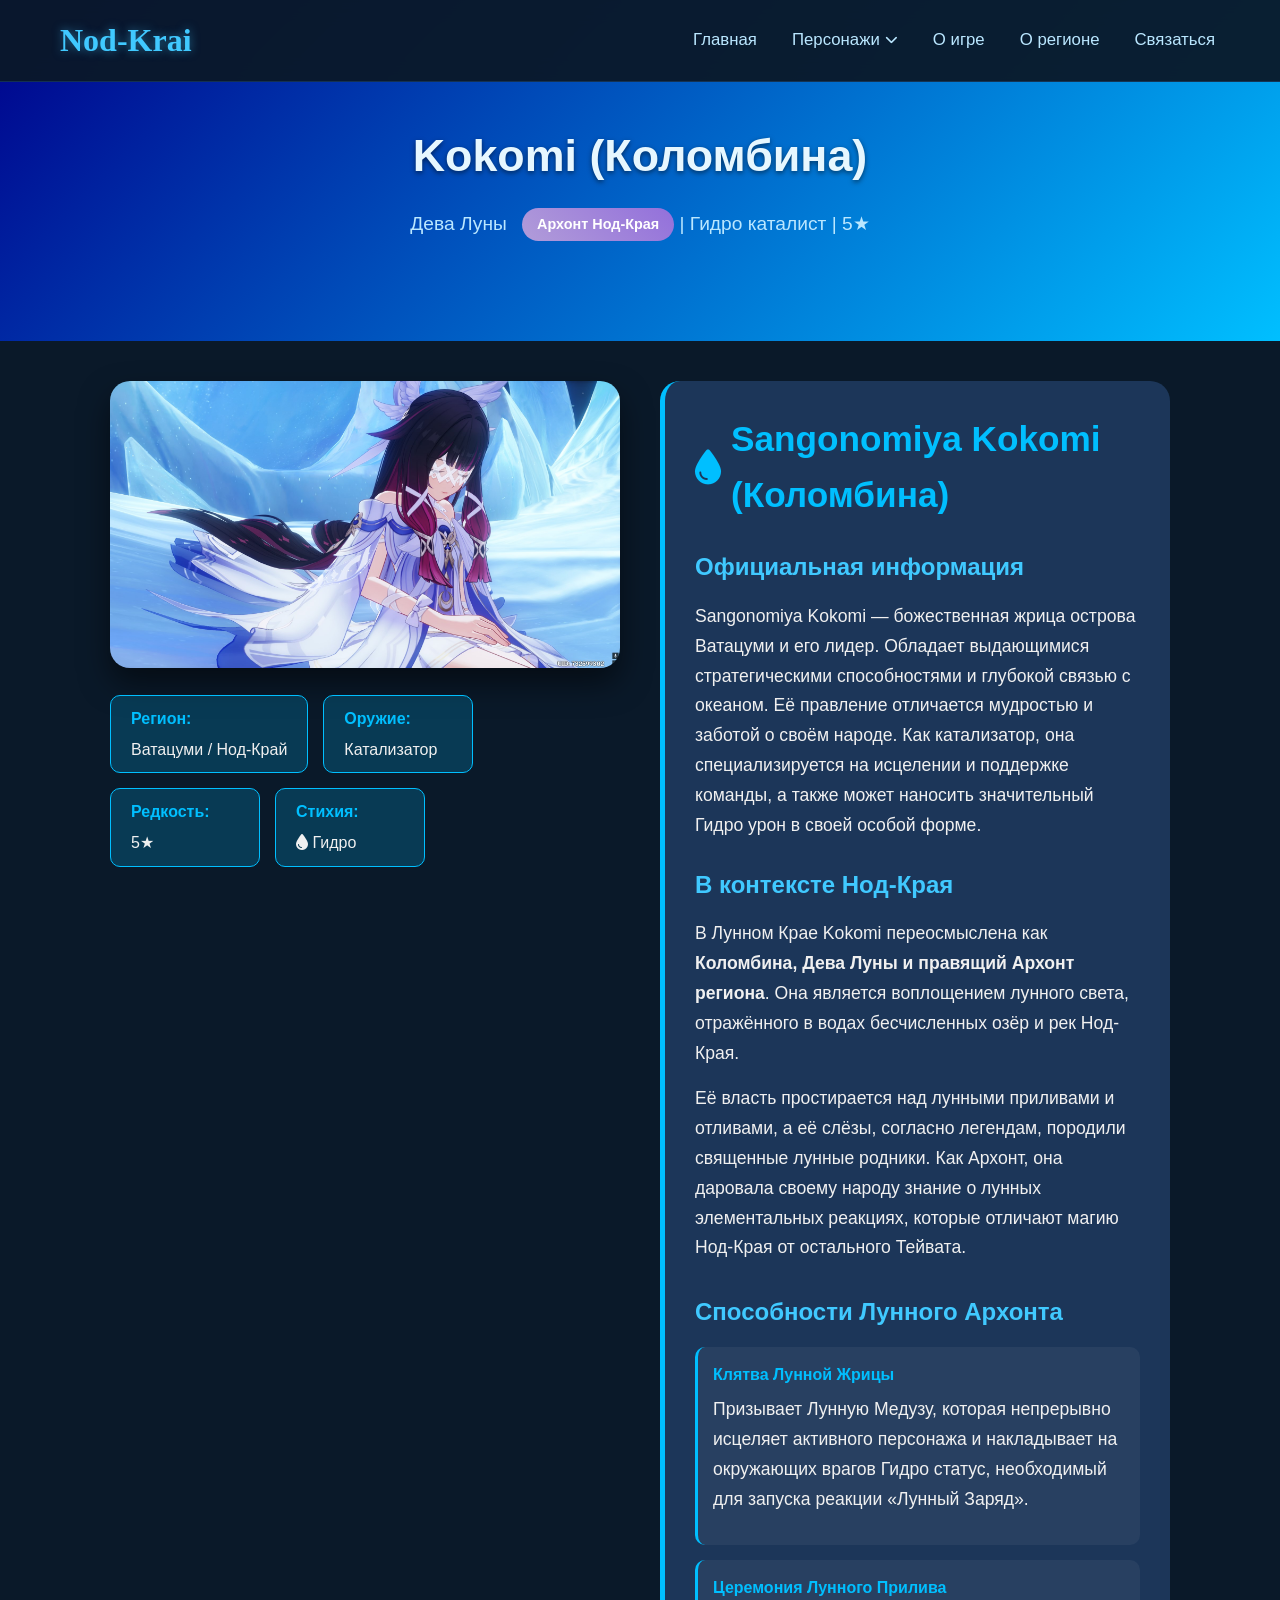
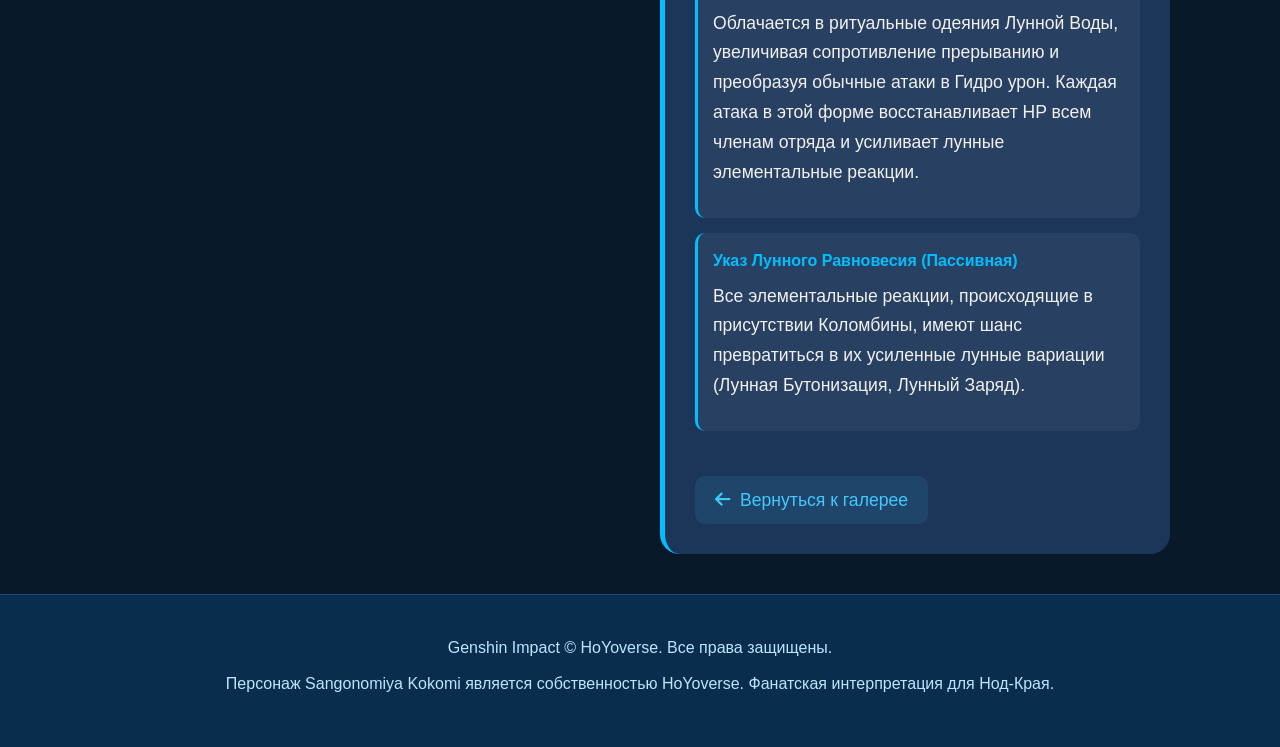
<file: character-kokomi.html>
<!DOCTYPE html>
<html lang="ru">
  <head>
    <meta charset="UTF-8" />
    <meta name="viewport" content="width=device-width, initial-scale=1.0" />
    <title>Kokomi (Коломбина) | Nod-Krai</title>
    <link rel="stylesheet" href="style.css" />
    <link
      rel="stylesheet"
      href="https://cdnjs.cloudflare.com/ajax/libs/font-awesome/6.4.0/css/all.min.css"
    />
    <style>
      .character-detail-header {
        padding-top: 120px;
        padding-bottom: 50px;
        text-align: center;
        background: linear-gradient(135deg, #00008b 0%, #00bfff 100%);
        color: white;
      }
      .character-container {
        max-width: 1100px;
        margin: 40px auto;
        padding: 0 20px;
        display: grid;
        grid-template-columns: 1fr 1fr;
        gap: 40px;
        align-items: start;
      }
      .character-image img {
        width: 100%;
        border-radius: 20px;
        box-shadow: 0 15px 30px rgba(0, 0, 0, 0.5);
      }
      .character-lore {
        background-color: rgba(30, 58, 95, 0.9);
        padding: 30px;
        border-radius: 20px;
        border-left: 5px solid #00bfff;
      }
      .character-lore h2 {
        color: #00bfff;
        margin-bottom: 20px;
        font-size: 2.2rem;
        display: flex;
        align-items: center;
        gap: 10px;
      }
      .character-lore h3 {
        color: #40c9ff;
        margin: 25px 0 15px;
        font-size: 1.5rem;
      }
      .character-lore p {
        margin-bottom: 15px;
        font-size: 1.1rem;
        line-height: 1.7;
      }
      .character-stats {
        display: flex;
        gap: 15px;
        margin-top: 20px;
        flex-wrap: wrap;
      }
      .stat {
        background-color: rgba(0, 191, 255, 0.2);
        padding: 10px 20px;
        border-radius: 10px;
        border: 1px solid #00bfff;
        min-width: 150px;
      }
      .stat strong {
        color: #00bfff;
        display: block;
        margin-bottom: 5px;
      }
      .back-link {
        display: inline-flex;
        align-items: center;
        gap: 10px;
        margin-top: 30px;
        color: #40c9ff;
        text-decoration: none;
        font-size: 1.1rem;
        padding: 10px 20px;
        background-color: rgba(64, 201, 255, 0.1);
        border-radius: 10px;
        transition: all 0.3s;
      }
      .back-link:hover {
        background-color: rgba(64, 201, 255, 0.2);
        transform: translateX(-5px);
      }
      .abilities {
        margin-top: 30px;
      }
      .ability {
        background-color: rgba(255, 255, 255, 0.05);
        padding: 15px;
        border-radius: 10px;
        margin-bottom: 15px;
        border-left: 3px solid #00bfff;
      }
      .ability h4 {
        color: #00bfff;
        margin-bottom: 8px;
      }
      @media (max-width: 768px) {
        .character-container {
          grid-template-columns: 1fr;
        }
      }
      .archon-badge {
        display: inline-block;
        background: linear-gradient(45deg, #b19cd9, #9370db);
        color: white;
        padding: 5px 15px;
        border-radius: 20px;
        font-size: 0.9rem;
        font-weight: bold;
        margin-left: 10px;
        vertical-align: middle;
      }
    </style>
  </head>
  <body>
    <header class="main-header">
      <div class="container header-container">
        <a href="index.html" class="logo">Nod-Krai</a>
        <nav class="main-nav" id="mainNav">
          <ul>
            <li><a href="index.html#home">Главная</a></li>
            <li class="dropdown">
              <a href="index.html#characters-block"
                >Персонажи <i class="fas fa-chevron-down"></i
              ></a>
              <ul class="dropdown-menu">
                <li><a href="index.html#characters-block">Все персонажи</a></li>
                <li><a href="catalog.html">Галерея персонажей</a></li>
              </ul>
            </li>
            <li><a href="index.html#about-game">О игре</a></li>
            <li><a href="index.html#about-region">О регионе</a></li>
            <li><a href="index.html#contact">Связаться</a></li>
          </ul>
        </nav>
        <button class="menu-toggle" id="menuToggle" aria-label="Меню">
          <i class="fas fa-bars"></i>
        </button>
      </div>
    </header>

    <main>
      <section class="character-detail-header">
        <div class="container">
          <h1 class="section-title">Kokomi (Коломбина)</h1>
          <p class="section-subtitle">
            Дева Луны <span class="archon-badge">Архонт Нод-Края</span> | Гидро
            каталист | 5★
          </p>
        </div>
      </section>

      <div class="character-container">
        <div class="character-image">
          <img src="коломбина.jpg" alt="Kokomi" />
          <div class="character-stats">
            <div class="stat">
              <strong>Регион:</strong>
              <span>Ватацуми / Нод-Край</span>
            </div>
            <div class="stat">
              <strong>Оружие:</strong>
              <span>Катализатор</span>
            </div>
            <div class="stat">
              <strong>Редкость:</strong>
              <span>5★</span>
            </div>
            <div class="stat">
              <strong>Стихия:</strong>
              <span><i class="fas fa-tint"></i> Гидро</span>
            </div>
          </div>
        </div>

        <div class="character-lore">
          <h2><i class="fas fa-tint"></i> Sangonomiya Kokomi (Коломбина)</h2>

          <h3>Официальная информация</h3>
          <p>
            Sangonomiya Kokomi — божественная жрица острова Ватацуми и его
            лидер. Обладает выдающимися стратегическими способностями и глубокой
            связью с океаном. Её правление отличается мудростью и заботой о
            своём народе. Как катализатор, она специализируется на исцелении и
            поддержке команды, а также может наносить значительный Гидро урон в
            своей особой форме.
          </p>

          <h3>В контексте Нод-Края</h3>
          <p>
            В Лунном Крае Kokomi переосмыслена как
            <strong>Коломбина, Дева Луны и правящий Архонт региона</strong>. Она
            является воплощением лунного света, отражённого в водах бесчисленных
            озёр и рек Нод-Края.
          </p>

          <p>
            Её власть простирается над лунными приливами и отливами, а её слёзы,
            согласно легендам, породили священные лунные родники. Как Архонт,
            она даровала своему народу знание о лунных элементальных реакциях,
            которые отличают магию Нод-Края от остального Тейвата.
          </p>

          <div class="abilities">
            <h3>Способности Лунного Архонта</h3>

            <div class="ability">
              <h4>Клятва Лунной Жрицы</h4>
              <p>
                Призывает Лунную Медузу, которая непрерывно исцеляет активного
                персонажа и накладывает на окружающих врагов Гидро статус,
                необходимый для запуска реакции «Лунный Заряд».
              </p>
            </div>

            <div class="ability">
              <h4>Церемония Лунного Прилива</h4>
              <p>
                Облачается в ритуальные одеяния Лунной Воды, увеличивая
                сопротивление прерыванию и преобразуя обычные атаки в Гидро
                урон. Каждая атака в этой форме восстанавливает HP всем членам
                отряда и усиливает лунные элементальные реакции.
              </p>
            </div>

            <div class="ability">
              <h4>Указ Лунного Равновесия (Пассивная)</h4>
              <p>
                Все элементальные реакции, происходящие в присутствии Коломбины,
                имеют шанс превратиться в их усиленные лунные вариации (Лунная
                Бутонизация, Лунный Заряд).
              </p>
            </div>
          </div>

          <a href="catalog.html" class="back-link">
            <i class="fas fa-arrow-left"></i> Вернуться к галерее
          </a>
        </div>
      </div>
    </main>

    <footer class="main-footer">
      <div class="container">
        <p>Genshin Impact &copy; HoYoverse. Все права защищены.</p>
        <p>
          Персонаж Sangonomiya Kokomi является собственностью HoYoverse.
          Фанатская интерпретация для Нод-Края.
        </p>
      </div>
    </footer>

    <script src="script.js"></script>
  </body>
</html>
</file>
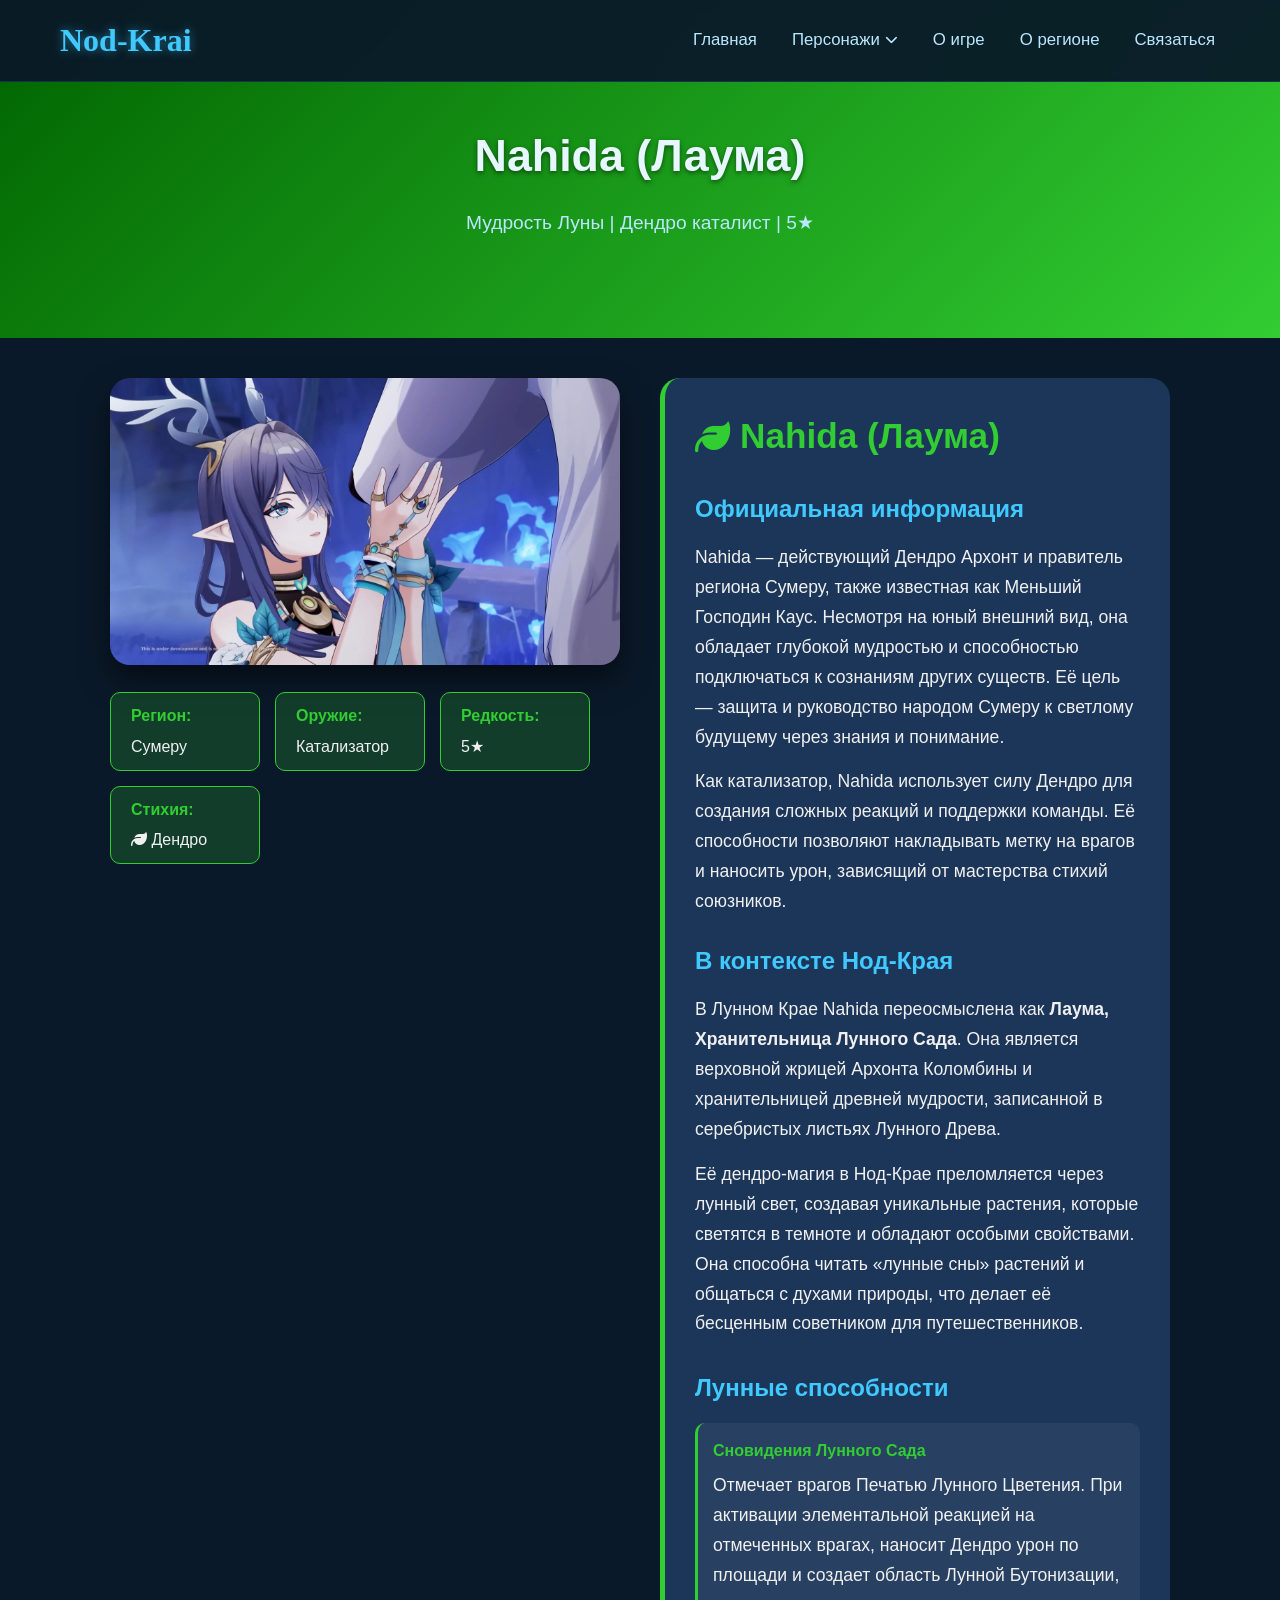
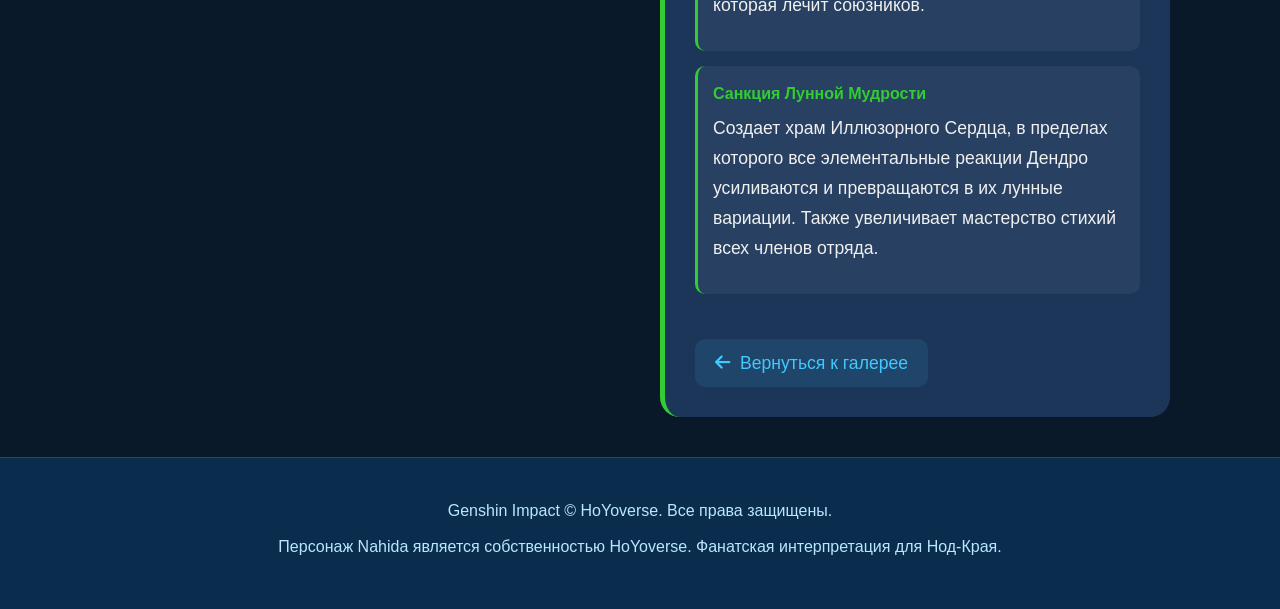
<file: character-lauma.html>
<!DOCTYPE html>
<html lang="ru">
  <head>
    <meta charset="UTF-8" />
    <meta name="viewport" content="width=device-width, initial-scale=1.0" />
    <title>Nahida (Лаума) | Nod-Krai</title>
    <link rel="stylesheet" href="style.css" />
    <link
      rel="stylesheet"
      href="https://cdnjs.cloudflare.com/ajax/libs/font-awesome/6.4.0/css/all.min.css"
    />
    <style>
      .character-detail-header {
        padding-top: 120px;
        padding-bottom: 50px;
        text-align: center;
        background: linear-gradient(135deg, #006400 0%, #32cd32 100%);
        color: white;
      }
      .character-container {
        max-width: 1100px;
        margin: 40px auto;
        padding: 0 20px;
        display: grid;
        grid-template-columns: 1fr 1fr;
        gap: 40px;
        align-items: start;
      }
      .character-image img {
        width: 100%;
        border-radius: 20px;
        box-shadow: 0 15px 30px rgba(0, 0, 0, 0.5);
      }
      .character-lore {
        background-color: rgba(30, 58, 95, 0.9);
        padding: 30px;
        border-radius: 20px;
        border-left: 5px solid #32cd32;
      }
      .character-lore h2 {
        color: #32cd32;
        margin-bottom: 20px;
        font-size: 2.2rem;
        display: flex;
        align-items: center;
        gap: 10px;
      }
      .character-lore h3 {
        color: #40c9ff;
        margin: 25px 0 15px;
        font-size: 1.5rem;
      }
      .character-lore p {
        margin-bottom: 15px;
        font-size: 1.1rem;
        line-height: 1.7;
      }
      .character-stats {
        display: flex;
        gap: 15px;
        margin-top: 20px;
        flex-wrap: wrap;
      }
      .stat {
        background-color: rgba(50, 205, 50, 0.2);
        padding: 10px 20px;
        border-radius: 10px;
        border: 1px solid #32cd32;
        min-width: 150px;
      }
      .stat strong {
        color: #32cd32;
        display: block;
        margin-bottom: 5px;
      }
      .back-link {
        display: inline-flex;
        align-items: center;
        gap: 10px;
        margin-top: 30px;
        color: #40c9ff;
        text-decoration: none;
        font-size: 1.1rem;
        padding: 10px 20px;
        background-color: rgba(64, 201, 255, 0.1);
        border-radius: 10px;
        transition: all 0.3s;
      }
      .back-link:hover {
        background-color: rgba(64, 201, 255, 0.2);
        transform: translateX(-5px);
      }
      .abilities {
        margin-top: 30px;
      }
      .ability {
        background-color: rgba(255, 255, 255, 0.05);
        padding: 15px;
        border-radius: 10px;
        margin-bottom: 15px;
        border-left: 3px solid #32cd32;
      }
      .ability h4 {
        color: #32cd32;
        margin-bottom: 8px;
      }
      @media (max-width: 768px) {
        .character-container {
          grid-template-columns: 1fr;
        }
      }
    </style>
  </head>
  <body>
    <header class="main-header">
      <div class="container header-container">
        <a href="index.html" class="logo">Nod-Krai</a>
        <nav class="main-nav" id="mainNav">
          <ul>
            <li><a href="index.html#home">Главная</a></li>
            <li class="dropdown">
              <a href="index.html#characters-block"
                >Персонажи <i class="fas fa-chevron-down"></i
              ></a>
              <ul class="dropdown-menu">
                <li><a href="index.html#characters-block">Все персонажи</a></li>
                <li><a href="catalog.html">Галерея персонажей</a></li>
              </ul>
            </li>
            <li><a href="index.html#about-game">О игре</a></li>
            <li><a href="index.html#about-region">О регионе</a></li>
            <li><a href="index.html#contact">Связаться</a></li>
          </ul>
        </nav>
        <button class="menu-toggle" id="menuToggle" aria-label="Меню">
          <i class="fas fa-bars"></i>
        </button>
      </div>
    </header>

    <main>
      <section class="character-detail-header">
        <div class="container">
          <h1 class="section-title">Nahida (Лаума)</h1>
          <p class="section-subtitle">Мудрость Луны | Дендро каталист | 5★</p>
        </div>
      </section>

      <div class="character-container">
        <div class="character-image">
          <img src="лаума.jpg" alt="Nahida" />
          <div class="character-stats">
            <div class="stat">
              <strong>Регион:</strong>
              <span>Сумеру</span>
            </div>
            <div class="stat">
              <strong>Оружие:</strong>
              <span>Катализатор</span>
            </div>
            <div class="stat">
              <strong>Редкость:</strong>
              <span>5★</span>
            </div>
            <div class="stat">
              <strong>Стихия:</strong>
              <span><i class="fas fa-leaf"></i> Дендро</span>
            </div>
          </div>
        </div>

        <div class="character-lore">
          <h2><i class="fas fa-leaf"></i> Nahida (Лаума)</h2>

          <h3>Официальная информация</h3>
          <p>
            Nahida — действующий Дендро Архонт и правитель региона Сумеру, также
            известная как Меньший Господин Каус. Несмотря на юный внешний вид,
            она обладает глубокой мудростью и способностью подключаться к
            сознаниям других существ. Её цель — защита и руководство народом
            Сумеру к светлому будущему через знания и понимание.
          </p>

          <p>
            Как катализатор, Nahida использует силу Дендро для создания сложных
            реакций и поддержки команды. Её способности позволяют накладывать
            метку на врагов и наносить урон, зависящий от мастерства стихий
            союзников.
          </p>

          <h3>В контексте Нод-Края</h3>
          <p>
            В Лунном Крае Nahida переосмыслена как
            <strong>Лаума, Хранительница Лунного Сада</strong>. Она является
            верховной жрицей Архонта Коломбины и хранительницей древней
            мудрости, записанной в серебристых листьях Лунного Древа.
          </p>

          <p>
            Её дендро-магия в Нод-Крае преломляется через лунный свет, создавая
            уникальные растения, которые светятся в темноте и обладают особыми
            свойствами. Она способна читать «лунные сны» растений и общаться с
            духами природы, что делает её бесценным советником для
            путешественников.
          </p>

          <div class="abilities">
            <h3>Лунные способности</h3>

            <div class="ability">
              <h4>Сновидения Лунного Сада</h4>
              <p>
                Отмечает врагов Печатью Лунного Цветения. При активации
                элементальной реакцией на отмеченных врагах, наносит Дендро урон
                по площади и создает область Лунной Бутонизации, которая лечит
                союзников.
              </p>
            </div>

            <div class="ability">
              <h4>Санкция Лунной Мудрости</h4>
              <p>
                Создает храм Иллюзорного Сердца, в пределах которого все
                элементальные реакции Дендро усиливаются и превращаются в их
                лунные вариации. Также увеличивает мастерство стихий всех членов
                отряда.
              </p>
            </div>
          </div>

          <a href="catalog.html" class="back-link">
            <i class="fas fa-arrow-left"></i> Вернуться к галерее
          </a>
        </div>
      </div>
    </main>

    <footer class="main-footer">
      <div class="container">
        <p>Genshin Impact &copy; HoYoverse. Все права защищены.</p>
        <p>
          Персонаж Nahida является собственностью HoYoverse. Фанатская
          интерпретация для Нод-Края.
        </p>
      </div>
    </footer>

    <script src="script.js"></script>
  </body>
</html>
</file>
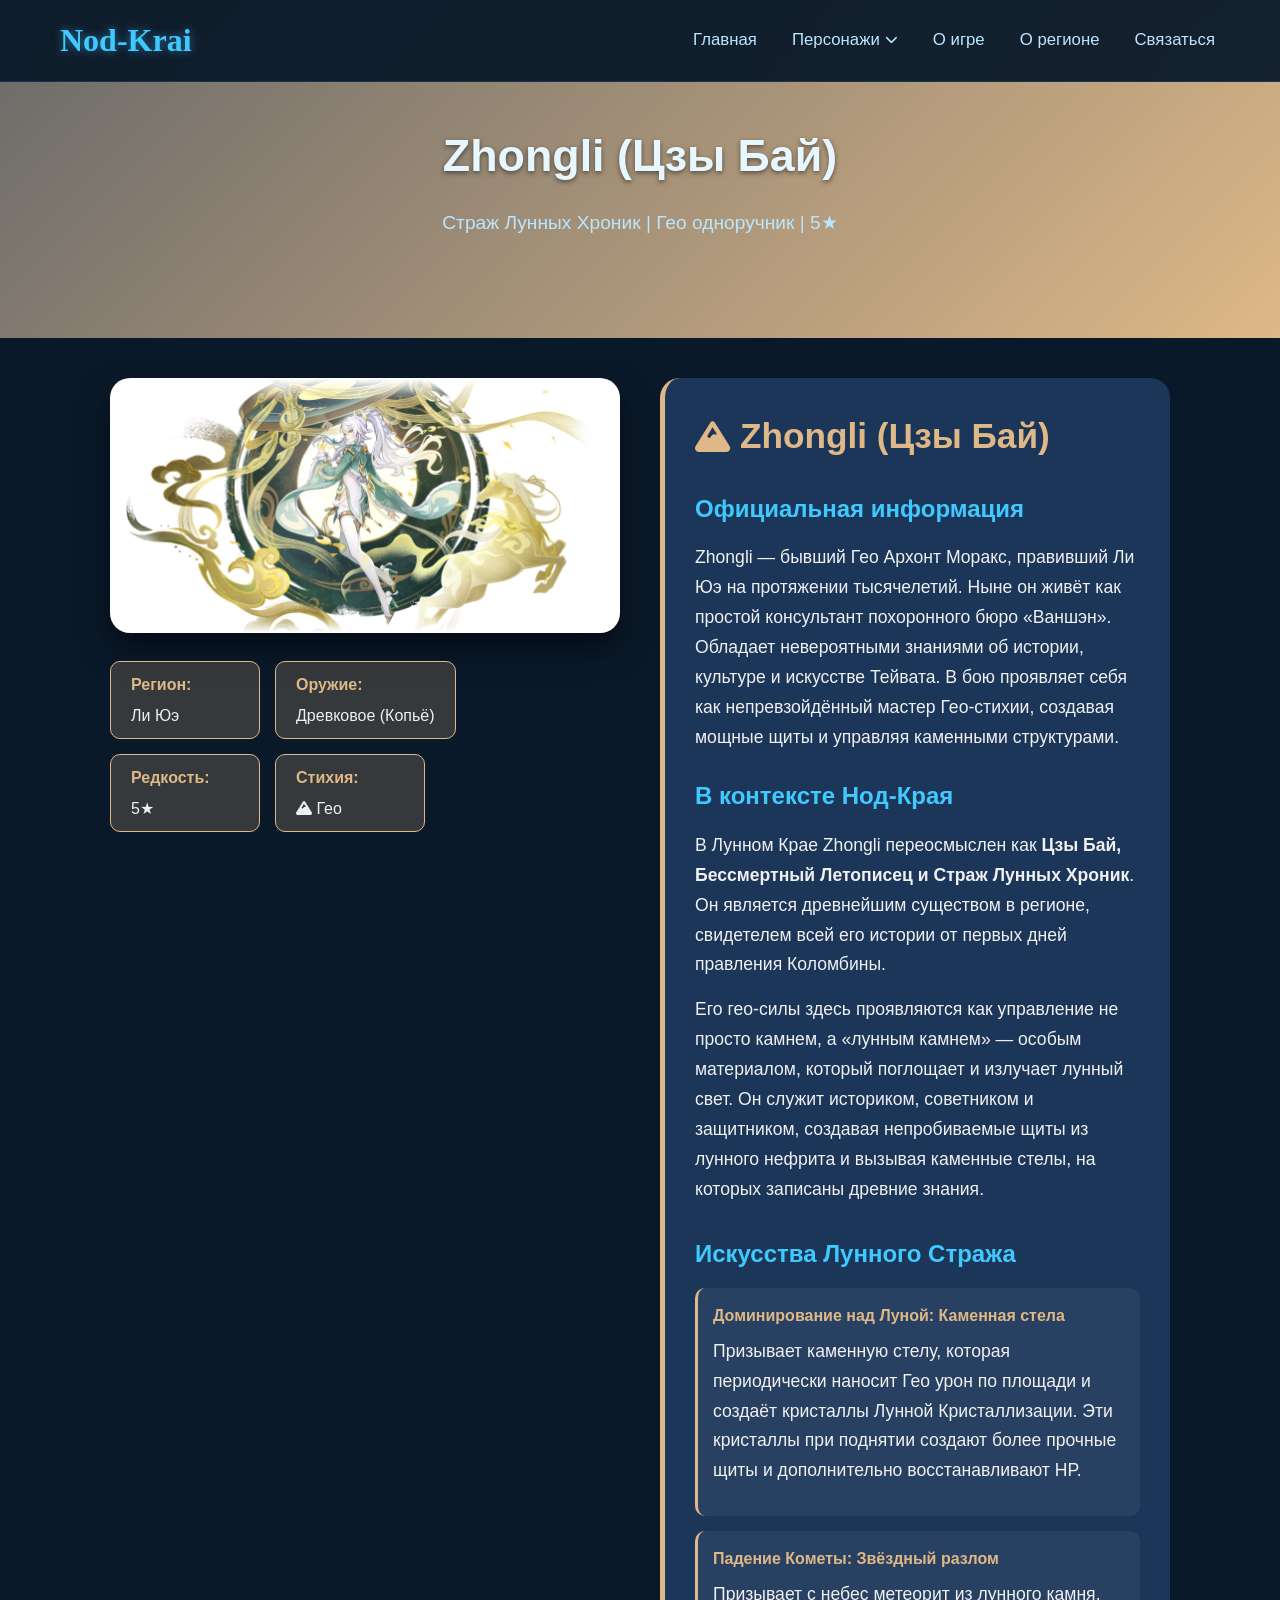
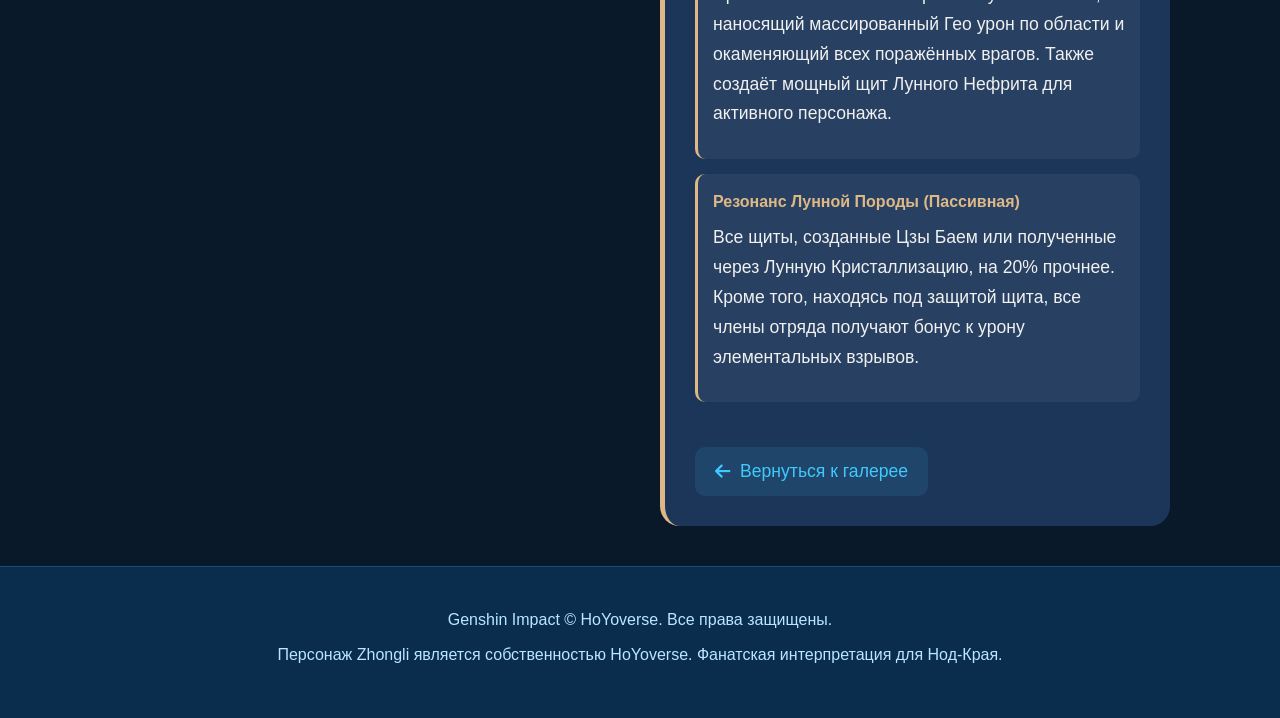
<file: character-zhongli.html>
<!DOCTYPE html>
<html lang="ru">
  <head>
    <meta charset="UTF-8" />
    <meta name="viewport" content="width=device-width, initial-scale=1.0" />
    <title>Zhongli (Цзы Бай) | Nod-Krai</title>
    <link rel="stylesheet" href="style.css" />
    <link
      rel="stylesheet"
      href="https://cdnjs.cloudflare.com/ajax/libs/font-awesome/6.4.0/css/all.min.css"
    />
    <style>
      .character-detail-header {
        padding-top: 120px;
        padding-bottom: 50px;
        text-align: center;
        background: linear-gradient(135deg, #696969 0%, #deb887 100%);
        color: white;
      }
      .character-container {
        max-width: 1100px;
        margin: 40px auto;
        padding: 0 20px;
        display: grid;
        grid-template-columns: 1fr 1fr;
        gap: 40px;
        align-items: start;
      }
      .character-image img {
        width: 100%;
        border-radius: 20px;
        box-shadow: 0 15px 30px rgba(0, 0, 0, 0.5);
      }
      .character-lore {
        background-color: rgba(30, 58, 95, 0.9);
        padding: 30px;
        border-radius: 20px;
        border-left: 5px solid #deb887;
      }
      .character-lore h2 {
        color: #deb887;
        margin-bottom: 20px;
        font-size: 2.2rem;
        display: flex;
        align-items: center;
        gap: 10px;
      }
      .character-lore h3 {
        color: #40c9ff;
        margin: 25px 0 15px;
        font-size: 1.5rem;
      }
      .character-lore p {
        margin-bottom: 15px;
        font-size: 1.1rem;
        line-height: 1.7;
      }
      .character-stats {
        display: flex;
        gap: 15px;
        margin-top: 20px;
        flex-wrap: wrap;
      }
      .stat {
        background-color: rgba(222, 184, 135, 0.2);
        padding: 10px 20px;
        border-radius: 10px;
        border: 1px solid #deb887;
        min-width: 150px;
      }
      .stat strong {
        color: #deb887;
        display: block;
        margin-bottom: 5px;
      }
      .back-link {
        display: inline-flex;
        align-items: center;
        gap: 10px;
        margin-top: 30px;
        color: #40c9ff;
        text-decoration: none;
        font-size: 1.1rem;
        padding: 10px 20px;
        background-color: rgba(64, 201, 255, 0.1);
        border-radius: 10px;
        transition: all 0.3s;
      }
      .back-link:hover {
        background-color: rgba(64, 201, 255, 0.2);
        transform: translateX(-5px);
      }
      .abilities {
        margin-top: 30px;
      }
      .ability {
        background-color: rgba(255, 255, 255, 0.05);
        padding: 15px;
        border-radius: 10px;
        margin-bottom: 15px;
        border-left: 3px solid #deb887;
      }
      .ability h4 {
        color: #deb887;
        margin-bottom: 8px;
      }
      @media (max-width: 768px) {
        .character-container {
          grid-template-columns: 1fr;
        }
      }
    </style>
  </head>
  <body>
    <header class="main-header">
      <div class="container header-container">
        <a href="index.html" class="logo">Nod-Krai</a>
        <nav class="main-nav" id="mainNav">
          <ul>
            <li><a href="index.html#home">Главная</a></li>
            <li class="dropdown">
              <a href="index.html#characters-block"
                >Персонажи <i class="fas fa-chevron-down"></i
              ></a>
              <ul class="dropdown-menu">
                <li><a href="index.html#characters-block">Все персонажи</a></li>
                <li><a href="catalog.html">Галерея персонажей</a></li>
              </ul>
            </li>
            <li><a href="index.html#about-game">О игре</a></li>
            <li><a href="index.html#about-region">О регионе</a></li>
            <li><a href="index.html#contact">Связаться</a></li>
          </ul>
        </nav>
        <button class="menu-toggle" id="menuToggle" aria-label="Меню">
          <i class="fas fa-bars"></i>
        </button>
      </div>
    </header>

    <main>
      <section class="character-detail-header">
        <div class="container">
          <h1 class="section-title">Zhongli (Цзы Бай)</h1>
          <p class="section-subtitle">
            Страж Лунных Хроник | Гео одноручник | 5★
          </p>
        </div>
      </section>

      <div class="character-container">
        <div class="character-image">
          <img src="ЦзыБай.jpg" alt="Zhongli" />
          <div class="character-stats">
            <div class="stat">
              <strong>Регион:</strong>
              <span>Ли Юэ</span>
            </div>
            <div class="stat">
              <strong>Оружие:</strong>
              <span>Древковое (Копьё)</span>
            </div>
            <div class="stat">
              <strong>Редкость:</strong>
              <span>5★</span>
            </div>
            <div class="stat">
              <strong>Стихия:</strong>
              <span><i class="fas fa-mountain"></i> Гео</span>
            </div>
          </div>
        </div>

        <div class="character-lore">
          <h2><i class="fas fa-mountain"></i> Zhongli (Цзы Бай)</h2>

          <h3>Официальная информация</h3>
          <p>
            Zhongli — бывший Гео Архонт Моракс, правивший Ли Юэ на протяжении
            тысячелетий. Ныне он живёт как простой консультант похоронного бюро
            «Ваншэн». Обладает невероятными знаниями об истории, культуре и
            искусстве Тейвата. В бою проявляет себя как непревзойдённый мастер
            Гео-стихии, создавая мощные щиты и управляя каменными структурами.
          </p>

          <h3>В контексте Нод-Края</h3>
          <p>
            В Лунном Крае Zhongli переосмыслен как
            <strong>Цзы Бай, Бессмертный Летописец и Страж Лунных Хроник</strong
            >. Он является древнейшим существом в регионе, свидетелем всей его
            истории от первых дней правления Коломбины.
          </p>

          <p>
            Его гео-силы здесь проявляются как управление не просто камнем, а
            «лунным камнем» — особым материалом, который поглощает и излучает
            лунный свет. Он служит историком, советником и защитником, создавая
            непробиваемые щиты из лунного нефрита и вызывая каменные стелы, на
            которых записаны древние знания.
          </p>

          <div class="abilities">
            <h3>Искусства Лунного Стража</h3>

            <div class="ability">
              <h4>Доминирование над Луной: Каменная стела</h4>
              <p>
                Призывает каменную стелу, которая периодически наносит Гео урон
                по площади и создаёт кристаллы Лунной Кристаллизации. Эти
                кристаллы при поднятии создают более прочные щиты и
                дополнительно восстанавливают HP.
              </p>
            </div>

            <div class="ability">
              <h4>Падение Кометы: Звёздный разлом</h4>
              <p>
                Призывает с небес метеорит из лунного камня, наносящий
                массированный Гео урон по области и окаменяющий всех поражённых
                врагов. Также создаёт мощный щит Лунного Нефрита для активного
                персонажа.
              </p>
            </div>

            <div class="ability">
              <h4>Резонанс Лунной Породы (Пассивная)</h4>
              <p>
                Все щиты, созданные Цзы Баем или полученные через Лунную
                Кристаллизацию, на 20% прочнее. Кроме того, находясь под защитой
                щита, все члены отряда получают бонус к урону элементальных
                взрывов.
              </p>
            </div>
          </div>

          <a href="catalog.html" class="back-link">
            <i class="fas fa-arrow-left"></i> Вернуться к галерее
          </a>
        </div>
      </div>
    </main>

    <footer class="main-footer">
      <div class="container">
        <p>Genshin Impact &copy; HoYoverse. Все права защищены.</p>
        <p>
          Персонаж Zhongli является собственностью HoYoverse. Фанатская
          интерпретация для Нод-Края.
        </p>
      </div>
    </footer>

    <script src="script.js"></script>
  </body>
</html>
</file>
<file: style.css>
/* Общие сбросы и настройки */
* {
  margin: 0;
  padding: 0;
  box-sizing: border-box;
}

html {
  scroll-behavior: smooth;
}

body {
  font-family: "Segoe UI", Tahoma, Geneva, Verdana, sans-serif;
  line-height: 1.6;
  color: #f0f0f0;
  background-color: #0a1929;
  overflow-x: hidden;
}

.container {
  width: 100%;
  max-width: 1200px;
  margin: 0 auto;
  padding: 0 20px;
}

/* Секции */
.section {
  padding: 80px 0;
}

.section-title {
  font-size: 2.8rem;
  text-align: center;
  margin-bottom: 1rem;
  color: #e6f7ff;
  text-shadow: 0 2px 5px rgba(0, 0, 0, 0.5);
}

.section-subtitle {
  text-align: center;
  font-size: 1.2rem;
  color: #bae7ff;
  margin-bottom: 50px;
  max-width: 700px;
  margin-left: auto;
  margin-right: auto;
}

.text-center {
  text-align: center;
}

/* Кнопки */
.btn {
  display: inline-block;
  padding: 14px 32px;
  background: linear-gradient(45deg, #1a5fb4, #26a0da);
  color: white;
  text-decoration: none;
  border-radius: 50px;
  font-weight: bold;
  font-size: 1.1rem;
  border: none;
  cursor: pointer;
  transition: all 0.3s ease;
  box-shadow: 0 4px 15px rgba(26, 95, 180, 0.4);
}

.btn:hover {
  transform: translateY(-3px);
  box-shadow: 0 6px 20px rgba(26, 95, 180, 0.6);
  background: linear-gradient(45deg, #26a0da, #1a5fb4);
}

.btn-card {
  display: inline-block;
  margin-top: 15px;
  padding: 10px 20px;
  background-color: rgba(255, 255, 255, 0.2);
  color: white;
  text-decoration: none;
  border-radius: 30px;
  font-weight: bold;
  transition: background-color 0.3s;
  backdrop-filter: blur(5px);
}

.btn-card:hover {
  background-color: rgba(255, 255, 255, 0.3);
}

/* ===== ШАПКА ===== */
.main-header {
  position: fixed;
  top: 0;
  left: 0;
  width: 100%;
  z-index: 1000;
  background-color: rgba(10, 25, 41, 0.95);
  backdrop-filter: blur(10px);
  border-bottom: 1px solid rgba(64, 145, 223, 0.2);
  padding: 15px 0;
  transition: all 0.3s ease;
}

.header-container {
  display: flex;
  justify-content: space-between;
  align-items: center;
}

.logo {
  font-size: 2rem;
  font-weight: bold;
  color: #40c9ff;
  text-decoration: none;
  font-family: "Georgia", serif;
  text-shadow: 0 0 10px rgba(64, 201, 255, 0.5);
  flex-shrink: 0;
}

/* Основная навигация */
.main-nav ul {
  display: flex;
  list-style: none;
  align-items: center;
  margin: 0;
  padding: 0;
}

.main-nav li {
  position: relative;
  margin-left: 25px;
  list-style: none;
}

.main-nav a {
  color: #bae7ff;
  text-decoration: none;
  font-weight: 500;
  font-size: 1.05rem;
  padding: 8px 5px;
  transition: color 0.3s;
  display: flex;
  align-items: center;
  white-space: nowrap;
}

.main-nav a:hover,
.main-nav a.active {
  color: #40c9ff;
}

.main-nav a i {
  margin-left: 5px;
  font-size: 0.8rem;
}

/* Выпадающее меню */
.dropdown-menu {
  position: absolute;
  top: 100%;
  left: 0;
  background-color: rgba(10, 25, 41, 0.98);
  min-width: 200px;
  border-radius: 8px;
  box-shadow: 0 10px 30px rgba(0, 0, 0, 0.3);
  opacity: 0;
  visibility: hidden;
  transform: translateY(10px);
  transition: all 0.3s ease;
  z-index: 1001;
  border: 1px solid rgba(64, 145, 223, 0.3);
  padding: 10px 0;
}

.dropdown:hover .dropdown-menu {
  opacity: 1;
  visibility: visible;
  transform: translateY(0);
}

.dropdown-menu li {
  margin: 0;
  padding: 0;
}

.dropdown-menu a {
  display: block;
  padding: 10px 20px;
  font-size: 0.95rem;
}

.dropdown-menu a:hover {
  background-color: rgba(64, 145, 223, 0.2);
}

/* Кнопка мобильного меню */
.menu-toggle {
  display: none;
  background: none;
  border: none;
  color: #bae7ff;
  font-size: 1.8rem;
  cursor: pointer;
  padding: 5px;
}

/* ===== БЛОК С ВИДЕО НА ГЛАВНОЙ ===== */
.fullscreen-video-section {
  height: 100vh;
  position: relative;
  display: flex;
  align-items: center;
  justify-content: center;
  text-align: center;
  overflow: hidden;
}

.video-container {
  position: absolute;
  top: 0;
  left: 0;
  width: 100%;
  height: 100%;
  z-index: -2;
}

#bgVideo {
  width: 100%;
  height: 100%;
  object-fit: cover;
}

.video-overlay {
  position: absolute;
  top: 0;
  left: 0;
  width: 100%;
  height: 100%;
  background: linear-gradient(
    to bottom,
    rgba(10, 25, 41, 0.7),
    rgba(10, 25, 41, 0.4)
  );
  z-index: -1;
}

.video-content {
  padding: 20px;
  max-width: 900px;
  z-index: 1;
}

.video-content h1 {
  font-size: 4.5rem;
  margin-bottom: 20px;
  color: #ffffff;
  text-shadow: 0 5px 15px rgba(0, 0, 0, 0.7);
  font-family: "Georgia", serif;
}

.video-content .tagline {
  font-size: 1.5rem;
  margin-bottom: 40px;
  color: #e6f7ff;
  text-shadow: 0 2px 5px rgba(0, 0, 0, 0.5);
}

/* ===== БЛОК ПЕРСОНАЖЕЙ ===== */
.characters-section {
  background-color: #0a1929;
  padding: 80px 0;
}

.characters-grid {
  display: grid;
  grid-template-columns: repeat(auto-fill, minmax(300px, 1fr));
  gap: 30px;
  margin-bottom: 50px;
}

.character-card {
  height: 420px;
  border-radius: 20px;
  overflow: hidden;
  box-shadow: 0 15px 35px rgba(0, 0, 0, 0.5);
  transition: all 0.3s ease;
  position: relative;
  background-color: #1e3a5f;
}

.character-card:hover {
  transform: translateY(-10px);
  box-shadow: 0 25px 50px rgba(0, 0, 0, 0.7);
}

.card-link {
  display: block;
  width: 100%;
  height: 100%;
  text-decoration: none;
  color: inherit;
}

.card-front {
  width: 100%;
  height: 100%;
  position: relative;
}

.character-card img {
  width: 100%;
  height: 75%;
  object-fit: cover;
  border-bottom: 3px solid rgba(64, 145, 223, 0.5);
  transition: transform 0.5s ease;
}

.character-card:hover img {
  transform: scale(1.05);
}

.card-info {
  padding: 20px;
  background-color: rgba(30, 58, 95, 0.9);
  height: 25%;
  display: flex;
  flex-direction: column;
  justify-content: center;
}

.card-info h3 {
  font-size: 1.8rem;
  margin-bottom: 10px;
  color: #ffffff;
  text-align: center;
}

.element-weapon {
  display: flex;
  justify-content: center;
  gap: 20px;
  font-size: 1.1rem;
}

.element-icon,
.weapon-icon {
  display: flex;
  align-items: center;
  gap: 8px;
  padding: 5px 12px;
  background-color: rgba(255, 255, 255, 0.1);
  border-radius: 20px;
  backdrop-filter: blur(5px);
}

/* Цвета границ для разных элементов */
.character-card[data-element="electro"] {
  border-top: 4px solid #d07cf6;
}
.character-card[data-element="dendro"] {
  border-top: 4px solid #32cd32;
}
.character-card[data-element="hydro"] {
  border-top: 4px solid #00bfff;
}
.character-card[data-element="anemo"] {
  border-top: 4px solid #00ff9d;
}
.character-card[data-element="pyro"] {
  border-top: 4px solid #ff9999;
}
.character-card[data-element="geo"] {
  border-top: 4px solid #deb887;
}
.character-card[data-element="cryo"] {
  border-top: 4px solid #afeeee;
}

/* ===== БЛОКИ С ФОНОВЫМ ИЗОБРАЖЕНИЕМ ===== */
.image-bg-section {
  position: relative;
  overflow: hidden;
}

.bg-image {
  position: absolute;
  top: 0;
  left: 0;
  width: 100%;
  height: 100%;
  background-size: cover;
  background-position: center;
  z-index: -2;
}

.bg-overlay {
  position: absolute;
  top: 0;
  left: 0;
  width: 100%;
  height: 100%;
  background-color: rgba(10, 25, 41, 0.85);
  z-index: -1;
}

.image-bg-section .container {
  position: relative;
  z-index: 1;
}

.image-bg-section .text-content {
  background-color: rgba(30, 58, 95, 0.7);
  backdrop-filter: blur(10px);
  padding: 40px;
  border-radius: 20px;
  max-width: 800px;
  border: 1px solid rgba(64, 145, 223, 0.3);
}

.image-bg-section .text-content p {
  margin-bottom: 20px;
  font-size: 1.2rem;
}

.image-bg-section .centered-content {
  text-align: center;
  max-width: 900px;
  margin: 0 auto;
}

.image-bg-section .centered-content h2 {
  text-align: center;
}

.image-bg-section .centered-content p,
.image-bg-section .centered-content ul,
.image-bg-section .centered-content h3 {
  text-align: left;
  margin-left: auto;
  margin-right: auto;
}

.image-bg-section ul {
  padding-left: 1.5em;
}

.image-bg-section li {
  margin-bottom: 10px;
  padding-left: 0.5em;
}

/* ===== ПОДВАЛ ===== */
.main-footer {
  background-color: #0a2d4e;
  padding: 40px 0;
  text-align: center;
  border-top: 1px solid rgba(64, 145, 223, 0.3);
}

.main-footer p {
  margin-bottom: 10px;
  color: #bae7ff;
}

.main-footer .disclaimer {
  font-size: 0.9rem;
  color: #7cb9e8;
  margin-top: 20px;
  font-style: italic;
}

/* ====================================================
   СТИЛИ ДЛЯ МОДАЛЬНОГО ОКНА И ФОРМЫ
   ==================================================== */

.open-form-btn {
  background: #3b82f6;
  color: white;
  border: none;
  padding: 16px 32px;
  border-radius: 12px;
  font-size: 1.1rem;
  font-weight: 600;
  cursor: pointer;
  transition: all 0.2s ease;
  box-shadow: 0 4px 12px rgba(59, 130, 246, 0.3);
}

.open-form-btn:hover {
  background: #2563eb;
  transform: translateY(-2px);
  box-shadow: 0 6px 16px rgba(59, 130, 246, 0.4);
}

/* Модальное окно */
.modal-overlay {
  position: fixed;
  top: 0;
  left: 0;
  width: 100%;
  height: 100%;
  background: rgba(15, 23, 42, 0.6);
  backdrop-filter: blur(4px);
  display: none;
  justify-content: center;
  align-items: center;
  z-index: 1000;
  padding: 10px;
}

.modal-content {
  background: #1a1a5e;
  padding: 25px;
  border-radius: 16px;
  box-shadow: 0 20px 40px rgba(0, 0, 0, 0.3);
  width: 100%;
  max-width: 500px;
  max-height: 90vh;
  position: relative;
  animation: modalAppear 0.3s ease;
  display: flex;
  flex-direction: column;
  border: 1px solid rgba(64, 201, 255, 0.15);
}

@keyframes modalAppear {
  from {
    opacity: 0;
    transform: scale(0.9);
  }
  to {
    opacity: 1;
    transform: scale(1);
  }
}

.close-btn {
  position: absolute;
  top: 15px;
  right: 15px;
  background: none;
  border: none;
  font-size: 24px;
  color: #bae7ff;
  cursor: pointer;
  width: 35px;
  height: 35px;
  border-radius: 50%;
  display: flex;
  align-items: center;
  justify-content: center;
  transition: all 0.2s ease;
  z-index: 10;
}

.close-btn:hover {
  background: rgba(255, 255, 255, 0.1);
  color: #fff;
}

.form-header {
  flex-shrink: 0;
  margin-bottom: 20px;
}

.form-title {
  font-size: 1.6rem;
  font-weight: 700;
  color: #40c9ff;
  margin-bottom: 5px;
}

.form-subtitle {
  color: #bae7ff;
  font-size: 0.9rem;
  opacity: 0.7;
}

/* ===== ПОЛЯ ФОРМЫ В МОДАЛЬНОМ ОКНЕ ===== */
.modal-content .form-group {
  margin-bottom: 18px !important;
  text-align: left;
}

.modal-content .form-group label {
  display: block !important;
  margin-bottom: 6px !important;
  color: #bae7ff !important;
  font-weight: 600 !important;
  font-size: 0.9rem !important;
}

.modal-content .form-group input,
.modal-content .form-group select,
.modal-content .form-group textarea {
  width: 100% !important;
  padding: 10px 14px !important;
  background: rgba(255, 255, 255, 0.07) !important;
  border: 1px solid rgba(64, 201, 255, 0.2) !important;
  border-radius: 10px !important;
  color: #ffffff !important;
  font-size: 1rem !important;
  transition: border-color 0.3s ease !important;
  box-sizing: border-box !important;
}

.modal-content .form-group input:focus,
.modal-content .form-group select:focus,
.modal-content .form-group textarea:focus {
  border-color: #40c9ff !important;
  outline: none !important;
  box-shadow: 0 0 0 3px rgba(64, 201, 255, 0.1) !important;
}

.modal-content .form-group input.error,
.modal-content .form-group select.error,
.modal-content .form-group textarea.error {
  border-color: #ff6b6b !important;
}

.modal-content .form-group input.success,
.modal-content .form-group select.success,
.modal-content .form-group textarea.success {
  border-color: #4caf50 !important;
}

.modal-content .form-group textarea {
  resize: vertical !important;
  min-height: 80px !important;
}

.modal-content .form-group select[multiple] {
  min-height: 120px !important;
  padding: 8px !important;
}

.modal-content .form-group select[multiple] option {
  padding: 6px 10px !important;
  border-radius: 4px !important;
}

.modal-content .form-group select[multiple] option:checked {
  background: linear-gradient(135deg, #1a5fb4, #40c9ff) !important;
  color: white !important;
}

/* ===== РАДИО-КНОПКИ (ПОЛ) ===== */
.modal-content .radio-group {
  display: flex !important;
  gap: 30px !important;
  margin-top: 5px !important;
  padding: 5px 0 !important;
}

.modal-content .radio-group label {
  display: flex !important;
  align-items: center !important;
  gap: 8px !important;
  color: #bae7ff !important;
  font-weight: normal !important;
  font-size: 1rem !important;
  cursor: pointer !important;
}

.modal-content .radio-group input[type="radio"] {
  width: 16px !important;
  height: 16px !important;
  accent-color: #40c9ff !important;
  cursor: pointer !important;
}

/* ===== ЧЕКБОКС ===== */
.checkbox-group-custom {
  display: flex !important;
  align-items: flex-start !important;
  gap: 12px !important;
  padding: 12px 15px !important;
  background: rgba(255, 255, 255, 0.05) !important;
  border-radius: 10px !important;
  border-left: 4px solid #40c9ff !important;
  margin-top: 5px !important;
}

.checkbox-group-custom input[type="checkbox"] {
  width: 18px !important;
  height: 18px !important;
  min-width: 18px !important;
  margin-top: 2px !important;
  flex-shrink: 0 !important;
  accent-color: #40c9ff !important;
  cursor: pointer !important;
}

.checkbox-group-custom label {
  display: inline !important;
  margin: 0 !important;
  padding: 0 !important;
  font-weight: normal !important;
  color: #bae7ff !important;
  font-size: 0.9rem !important;
  line-height: 1.4 !important;
  cursor: pointer !important;
}

.checkbox-group-custom label .required {
  color: #ff6b6b !important;
}

.checkbox-group-custom.error {
  border-left-color: #ff6b6b !important;
  background: rgba(255, 107, 107, 0.1) !important;
}

.checkbox-group-custom.success {
  border-left-color: #4caf50 !important;
  background: rgba(76, 175, 80, 0.1) !important;
}

/* ===== КНОПКА ОТПРАВКИ ===== */
.modal-content .submit-btn {
  display: block !important;
  width: 100% !important;
  padding: 14px 20px !important;
  background: linear-gradient(135deg, #1a5fb4, #40c9ff) !important;
  color: #ffffff !important;
  border: none !important;
  border-radius: 40px !important;
  font-size: 1.1rem !important;
  font-weight: bold !important;
  cursor: pointer !important;
  margin-top: 20px !important;
  margin-bottom: 5px !important;
  text-align: center !important;
  box-shadow: 0 4px 15px rgba(64, 201, 255, 0.3) !important;
  transition: all 0.3s ease !important;
}

.modal-content .submit-btn:hover {
  transform: translateY(-3px) !important;
  box-shadow: 0 8px 25px rgba(64, 201, 255, 0.5) !important;
  background: linear-gradient(135deg, #0d47a1, #1a5fb4) !important;
}

.modal-content .submit-btn:disabled {
  opacity: 0.6 !important;
  cursor: not-allowed !important;
  transform: none !important;
}

/* ===== СООБЩЕНИЯ ===== */
#messageContainer {
  margin-bottom: 15px !important;
}

.message {
  padding: 12px 16px !important;
  border-radius: 10px !important;
  margin-bottom: 10px !important;
  text-align: center !important;
  font-weight: 500 !important;
}

.message.success {
  background: rgba(76, 175, 80, 0.15) !important;
  color: #81c784 !important;
  border: 1px solid rgba(76, 175, 80, 0.2) !important;
}

.message.error {
  background: rgba(255, 107, 107, 0.15) !important;
  color: #ff6b6b !important;
  border: 1px solid rgba(255, 107, 107, 0.2) !important;
}

.modal-content .error-message {
  color: #ff6b6b !important;
  font-size: 0.8rem !important;
  margin-top: 5px !important;
  display: none !important;
}

.modal-content .error-message.show {
  display: block !important;
}

.required {
  color: #ff6b6b;
}

/* ====================================================
   АДАПТИВНОСТЬ
   ==================================================== */
@media (max-width: 992px) {
  .video-content h1 {
    font-size: 3.5rem;
  }
  .section-title {
    font-size: 2.4rem;
  }
  .characters-grid {
    grid-template-columns: repeat(auto-fill, minmax(250px, 1fr));
  }
}

@media (max-width: 768px) {
  .menu-toggle {
    display: block;
  }
  .main-nav {
    position: fixed;
    top: 70px;
    left: 0;
    width: 100%;
    background-color: rgba(10, 25, 41, 0.98);
    backdrop-filter: blur(15px);
    padding: 20px;
    transform: translateY(-100%);
    opacity: 0;
    visibility: hidden;
    transition: all 0.3s ease;
    z-index: 999;
    border-top: 1px solid rgba(64, 145, 223, 0.2);
  }
  .main-nav.active {
    transform: translateY(0);
    opacity: 1;
    visibility: visible;
  }
  .main-nav ul {
    flex-direction: column;
    align-items: stretch;
    width: 100%;
  }
  .main-nav li {
    margin: 0 0 12px 0;
    width: 100%;
  }
  .main-nav a {
    padding: 10px 15px;
    width: 100%;
    justify-content: flex-start;
  }
  .dropdown-menu {
    position: static;
    opacity: 1;
    visibility: visible;
    transform: none;
    background-color: transparent;
    box-shadow: none;
    border: none;
    padding-left: 20px;
    margin-top: 10px;
    display: none;
    width: 100%;
  }
  .dropdown.active .dropdown-menu {
    display: block;
  }
  .dropdown-menu li {
    margin: 0 0 8px 0;
  }
  .dropdown-menu a {
    padding: 8px 15px;
    font-size: 0.95rem;
  }
  /* Кнопка входа/выхода на мобильных */
  .main-nav li:last-child {
    margin-top: 5px;
    padding-top: 10px;
    border-top: 1px solid rgba(64, 145, 223, 0.15);
  }
  .main-nav li:last-child a {
    justify-content: center;
  }
  .video-content h1 {
    font-size: 2.8rem;
  }
  .video-content .tagline {
    font-size: 1.2rem;
  }
  .section {
    padding: 60px 0;
  }
  .character-card {
    height: 400px;
  }
  .image-bg-section .text-content {
    padding: 25px;
  }
  .modal-content {
    max-width: 95%;
    padding: 20px;
  }
}

@media (max-width: 480px) {
  .video-content h1 {
    font-size: 2.2rem;
  }
  .section-title {
    font-size: 2rem;
  }
  .btn {
    padding: 12px 24px;
  }
  .character-card {
    height: 350px;
  }
  .modal-content {
    padding: 15px;
  }
  .modal-content .radio-group {
    gap: 15px !important;
    flex-wrap: wrap;
  }
}

/* ====================================================
   АДАПТИВНАЯ ФОРМА - ВСЕ ВЛАЗИТ В ОКНО
   ==================================================== */

/* Модальное окно */
.modal-content {
  max-width: 480px;
  max-height: 92vh;
  padding: 18px 20px 20px;
  overflow: hidden;
  display: flex;
  flex-direction: column;
}

/* Скролл для формы */
.modal-content .form-scroll {
  flex: 1;
  overflow-y: auto;
  padding-right: 5px;
  margin-bottom: 8px;
}

.modal-content .form-scroll::-webkit-scrollbar {
  width: 4px;
}

.modal-content .form-scroll::-webkit-scrollbar-track {
  background: rgba(255, 255, 255, 0.05);
  border-radius: 4px;
}

.modal-content .form-scroll::-webkit-scrollbar-thumb {
  background: rgba(64, 201, 255, 0.3);
  border-radius: 4px;
}

/* Заголовок */
.modal-content .form-header {
  flex-shrink: 0;
  margin-bottom: 10px;
}

.modal-content .form-title {
  font-size: 1.3rem;
  margin-bottom: 2px;
}

.modal-content .form-subtitle {
  font-size: 0.8rem;
}

/* Поля */
.modal-content .form-group {
  margin-bottom: 10px !important;
}

.modal-content .form-group label {
  font-size: 0.8rem !important;
  margin-bottom: 3px !important;
}

.modal-content .form-group input,
.modal-content .form-group select,
.modal-content .form-group textarea {
  padding: 7px 12px !important;
  font-size: 0.9rem !important;
}

.modal-content .form-group textarea {
  min-height: 50px !important;
  max-height: 70px !important;
}

.modal-content .form-group select[multiple] {
  min-height: 70px !important;
  max-height: 90px !important;
  padding: 5px !important;
}

.modal-content .form-group select[multiple] option {
  padding: 3px 8px !important;
  font-size: 0.8rem !important;
}

/* Радио */
.modal-content .radio-group {
  gap: 20px !important;
  margin-top: 3px !important;
  padding: 3px 0 !important;
}

.modal-content .radio-group label {
  font-size: 0.85rem !important;
}

.modal-content .radio-group input[type="radio"] {
  width: 14px !important;
  height: 14px !important;
}

/* Чекбокс */
.checkbox-group-custom {
  padding: 8px 12px !important;
  gap: 10px !important;
  margin-top: 3px !important;
}

.checkbox-group-custom label {
  font-size: 0.75rem !important;
  line-height: 1.3 !important;
}

.checkbox-group-custom input[type="checkbox"] {
  width: 15px !important;
  height: 15px !important;
  min-width: 15px !important;
}

/* Кнопка */
.modal-content .submit-btn {
  padding: 12px 20px !important;
  font-size: 1rem !important;
  margin-top: 10px !important;
  margin-bottom: 0 !important;
  flex-shrink: 0;
}

/* Сообщения */
#messageContainer {
  margin-bottom: 8px !important;
}

#messageContainer .message {
  padding: 8px 12px !important;
  font-size: 0.85rem !important;
  margin-bottom: 6px !important;
}

/* Ошибки */
.modal-content .error-message {
  font-size: 0.7rem !important;
  margin-top: 3px !important;
}

/* ===== АДАПТИВНОСТЬ ===== */
@media (max-height: 800px) {
  .modal-content {
    max-height: 95vh;
    padding: 12px 16px 16px;
  }
  .modal-content .form-group {
    margin-bottom: 6px !important;
  }
  .modal-content .form-group input,
  .modal-content .form-group select,
  .modal-content .form-group textarea {
    padding: 5px 10px !important;
    font-size: 0.8rem !important;
  }
  .modal-content .form-group textarea {
    min-height: 40px !important;
    max-height: 55px !important;
  }
  .modal-content .form-group select[multiple] {
    min-height: 55px !important;
    max-height: 70px !important;
  }
  .modal-content .form-title {
    font-size: 1.1rem;
  }
  .modal-content .submit-btn {
    padding: 10px 16px !important;
    font-size: 0.9rem !important;
    margin-top: 6px !important;
  }
}

@media (max-width: 480px) {
  .modal-content {
    max-width: 100%;
    max-height: 98vh;
    padding: 10px 12px 14px;
    border-radius: 12px;
  }
  .modal-content .form-group {
    margin-bottom: 5px !important;
  }
  .modal-content .form-group label {
    font-size: 0.7rem !important;
  }
  .modal-content .form-group input,
  .modal-content .form-group select,
  .modal-content .form-group textarea {
    padding: 4px 8px !important;
    font-size: 0.75rem !important;
    border-radius: 6px !important;
  }
  .modal-content .form-group textarea {
    min-height: 35px !important;
    max-height: 45px !important;
  }
  .modal-content .form-group select[multiple] {
    min-height: 45px !important;
    max-height: 60px !important;
  }
  .modal-content .form-title {
    font-size: 1rem;
  }
  .modal-content .radio-group {
    gap: 12px !important;
    flex-wrap: wrap;
  }
  .modal-content .radio-group label {
    font-size: 0.75rem !important;
  }
  .checkbox-group-custom {
    padding: 5px 8px !important;
    gap: 8px !important;
  }
  .checkbox-group-custom label {
    font-size: 0.65rem !important;
  }
  .modal-content .submit-btn {
    padding: 8px 14px !important;
    font-size: 0.8rem !important;
    margin-top: 5px !important;
  }
}

/* ===== АДАПТИВНОСТЬ ДЛЯ РАЗНЫХ ЭКРАНОВ ===== */

/* Для небольших ноутбуков и планшетов */
@media (max-height: 800px) {
  .modal-content {
    max-height: 95vh;
    padding: 15px 18px 18px;
  }
  .modal-content .form-group {
    margin-bottom: 8px !important;
  }
  .modal-content .form-group input,
  .modal-content .form-group select,
  .modal-content .form-group textarea {
    padding: 6px 10px !important;
    font-size: 0.85rem !important;
  }
  .modal-content .form-group textarea {
    min-height: 45px !important;
    max-height: 60px !important;
  }
  .modal-content .form-group select[multiple] {
    min-height: 60px !important;
    max-height: 80px !important;
  }
  .modal-content .form-title {
    font-size: 1.1rem;
  }
  .modal-content .form-subtitle {
    font-size: 0.75rem;
  }
  .modal-content .submit-btn {
    padding: 10px 20px !important;
    font-size: 0.95rem !important;
    margin-top: 8px !important;
  }
}

/* Для мобильных телефонов */
@media (max-width: 480px) {
  .modal-content {
    max-width: 100%;
    max-height: 98vh;
    padding: 12px 14px 16px;
    border-radius: 12px;
  }
  .modal-content .form-group {
    margin-bottom: 6px !important;
  }
  .modal-content .form-group label {
    font-size: 0.75rem !important;
    margin-bottom: 2px !important;
  }
  .modal-content .form-group input,
  .modal-content .form-group select,
  .modal-content .form-group textarea {
    padding: 5px 10px !important;
    font-size: 0.8rem !important;
    border-radius: 8px !important;
  }
  .modal-content .form-group textarea {
    min-height: 40px !important;
    max-height: 55px !important;
  }
  .modal-content .form-group select[multiple] {
    min-height: 50px !important;
    max-height: 65px !important;
  }
  .modal-content .form-group select[multiple] option {
    padding: 2px 6px !important;
    font-size: 0.8rem !important;
  }
  .modal-content .form-title {
    font-size: 1rem;
  }
  .modal-content .form-subtitle {
    font-size: 0.7rem;
  }
  .modal-content .radio-group {
    gap: 15px !important;
    flex-wrap: wrap;
  }
  .modal-content .radio-group label {
    font-size: 0.8rem !important;
  }
  .checkbox-group-custom {
    padding: 6px 10px !important;
    gap: 8px !important;
  }
  .checkbox-group-custom label {
    font-size: 0.7rem !important;
  }
  .checkbox-group-custom input[type="checkbox"] {
    width: 14px !important;
    height: 14px !important;
    min-width: 14px !important;
  }
  .modal-content .submit-btn {
    padding: 10px 16px !important;
    font-size: 0.9rem !important;
    margin-top: 8px !important;
    border-radius: 30px !important;
  }
  #messageContainer .message {
    padding: 6px 10px !important;
    font-size: 0.75rem !important;
  }
  .modal-content .error-message {
    font-size: 0.65rem !important;
  }
  .modal-content .close-btn {
    top: 8px;
    right: 10px;
    font-size: 18px;
    width: 26px;
    height: 26px;
  }
}

/* Для очень маленьких экранов (до 360px) */
@media (max-width: 360px) {
  .modal-content {
    padding: 10px 10px 14px;
  }
  .modal-content .form-group {
    margin-bottom: 5px !important;
  }
  .modal-content .form-group input,
  .modal-content .form-group select,
  .modal-content .form-group textarea {
    padding: 4px 8px !important;
    font-size: 0.75rem !important;
  }
  .modal-content .form-group textarea {
    min-height: 35px !important;
    max-height: 45px !important;
  }
  .modal-content .form-group select[multiple] {
    min-height: 40px !important;
    max-height: 55px !important;
  }
  .modal-content .form-title {
    font-size: 0.9rem;
  }
  .modal-content .submit-btn {
    padding: 8px 14px !important;
    font-size: 0.8rem !important;
    margin-top: 5px !important;
  }
  .checkbox-group-custom label {
    font-size: 0.65rem !important;
  }
}

/* ===== СООБЩЕНИЯ ===== */
.message {
  padding: 10px 14px !important;
  border-radius: 8px !important;
  margin-bottom: 10px !important;
  text-align: center !important;
  font-weight: 500 !important;
  font-size: 0.9rem !important;
}

.message.success {
  background: rgba(76, 175, 80, 0.15) !important;
  color: #81c784 !important;
  border: 1px solid rgba(76, 175, 80, 0.2) !important;
}

.message.error {
  background: rgba(255, 107, 107, 0.15) !important;
  color: #ff6b6b !important;
  border: 1px solid rgba(255, 107, 107, 0.2) !important;
}

/* Контейнер для сообщений */
#messageContainer {
  margin-bottom: 10px !important;
}

/* Ошибки полей */
.modal-content .error-message {
  color: #ff6b6b !important;
  font-size: 0.7rem !important;
  margin-top: 3px !important;
  display: none !important;
}

.modal-content .error-message.show {
  display: block !important;
}

/* ===== КНОПКА ВХОДА В МЕНЮ ===== */
.login-btn-nav {
  background: linear-gradient(45deg, #1a5fb4, #40c9ff) !important;
  color: white !important;
  padding: 8px 18px !important;
  border-radius: 30px !important;
  font-weight: bold !important;
  transition: all 0.3s ease !important;
}

.login-btn-nav:hover {
  transform: translateY(-2px) !important;
  box-shadow: 0 4px 15px rgba(64, 201, 255, 0.4) !important;
  background: linear-gradient(45deg, #0d47a1, #1a5fb4) !important;
}

/* Если пользователь авторизован - показываем его имя и кнопку выхода */
.user-nav-info {
  display: flex;
  align-items: center;
  gap: 12px;
  color: #bae7ff;
}

.user-nav-info .user-name {
  color: #40c9ff;
  font-weight: bold;
}

.user-nav-info .logout-link-nav {
  color: #ff6b6b;
  text-decoration: none;
  padding: 5px 14px;
  border: 1px solid rgba(255, 107, 107, 0.3);
  border-radius: 20px;
  font-size: 0.85rem;
  transition: all 0.3s;
}

.user-nav-info .logout-link-nav:hover {
  background: rgba(255, 107, 107, 0.1);
}

/* ===== АВТОРИЗАЦИЯ В МЕНЮ ===== */
.user-nav-info {
  display: flex !important;
  align-items: center !important;
  gap: 12px !important;
  margin-left: 20px !important;
}

.user-nav-info .user-name {
  color: #40c9ff !important;
  font-weight: bold !important;
}

.user-nav-info .logout-link-nav {
  color: #ff6b6b !important;
  text-decoration: none !important;
  padding: 5px 14px !important;
  border: 1px solid rgba(255, 107, 107, 0.3) !important;
  border-radius: 20px !important;
  font-size: 0.85rem !important;
  transition: all 0.3s !important;
}

.user-nav-info .logout-link-nav:hover {
  background: rgba(255, 107, 107, 0.1) !important;
}

/* Кнопка входа в меню */
.login-btn-nav {
  background: linear-gradient(45deg, #1a5fb4, #40c9ff) !important;
  color: white !important;
  padding: 8px 18px !important;
  border-radius: 30px !important;
  font-weight: bold !important;
  transition: all 0.3s ease !important;
}

.login-btn-nav:hover {
  transform: translateY(-2px) !important;
  box-shadow: 0 4px 15px rgba(64, 201, 255, 0.4) !important;
}
</file>
